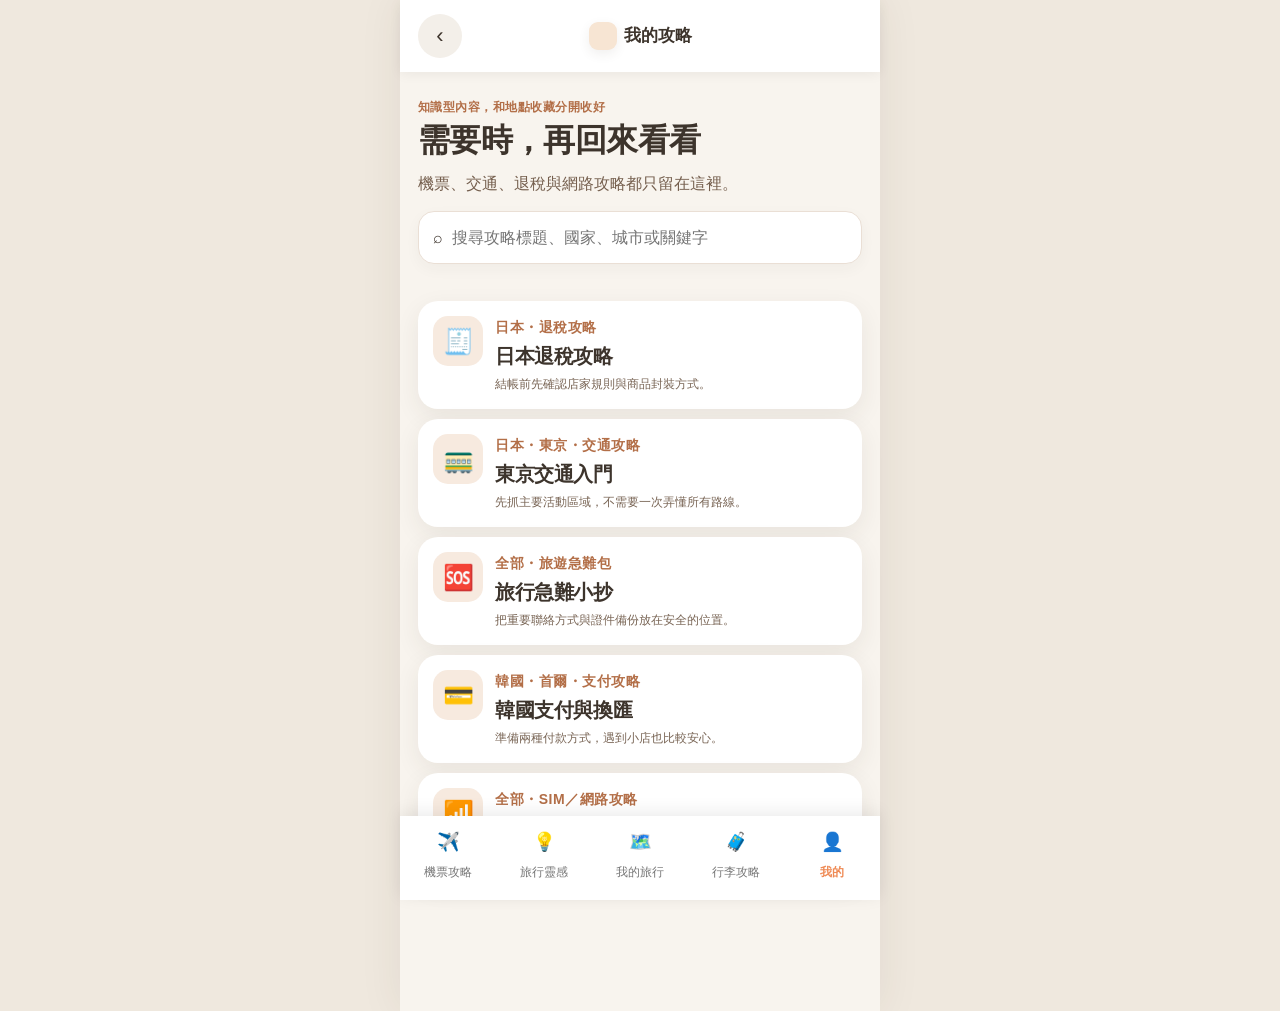
<file: guides.html>
<!DOCTYPE html><html lang="zh-Hant"><head><meta charset="UTF-8"><meta name="viewport" content="width=device-width, initial-scale=1.0, viewport-fit=cover"><meta name="theme-color" content="#F8F4EE"><title>我的攻略 - SoftPlanet</title><link rel="stylesheet" href="css/style.css"></head><body><div class="app guides-page"><header class="site-header simple-header"><a class="back-link" href="my.html">‹</a><a class="page-brand" href="index.html"><span class="mumu-asset mumu-asset-small" data-mumu aria-hidden="true"></span><strong>我的攻略</strong></a><span class="header-spacer"></span></header><main><section class="page-intro compact-intro"><p class="eyebrow">知識型內容，和地點收藏分開收好</p><h1>需要時，再回來看看</h1><p>機票、交通、退稅與網路攻略都只留在這裡。</p></section><section class="guide-list-section"><div id="guideSearch"></div><div id="guideList" class="guide-list"></div></section></main><nav class="bottom-nav"><a href="flight.html"><span>✈️</span>機票攻略</a><a href="inspiration.html"><span>💡</span>旅行靈感</a><a href="trips.html"><span>🗺️</span>我的旅行</a><a href="packing.html"><span>🧳</span>行李攻略</a><a class="active" href="my.html"><span>👤</span>我的</a></nav></div><script src="js/search-component.js"></script><script src="js/guides.js"></script><script src="js/script.js"></script></body></html>
</file>
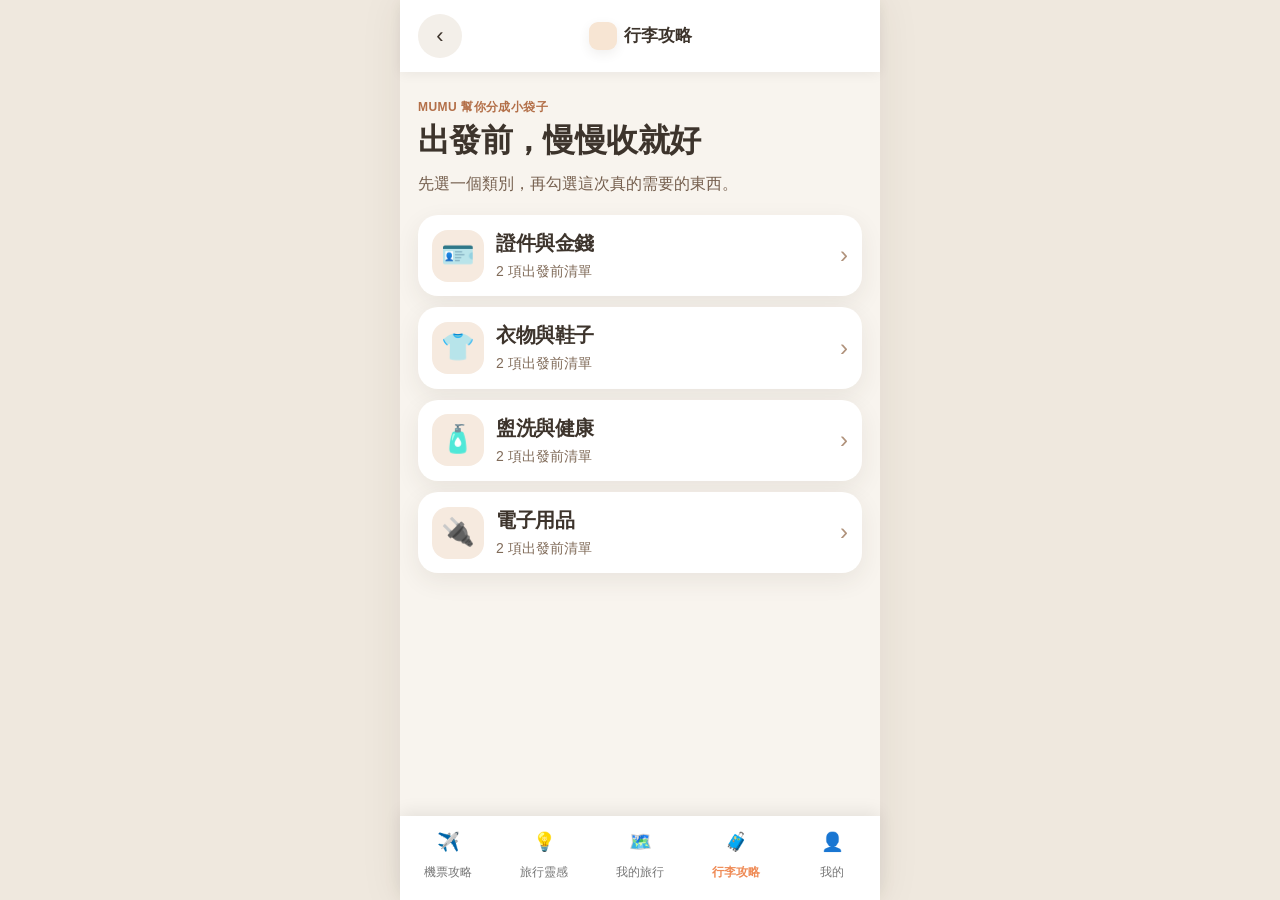
<file: packing.html>
<!DOCTYPE html><html lang="zh-Hant"><head><meta charset="UTF-8"><meta name="viewport" content="width=device-width, initial-scale=1.0, viewport-fit=cover"><meta name="theme-color" content="#F8F4EE"><title>行李攻略 - SoftPlanet</title><link rel="stylesheet" href="css/style.css"></head><body><div class="app packing-page"><header class="site-header simple-header"><a class="back-link" id="packingBack" href="index.html" aria-label="返回上一層">‹</a><a class="page-brand" href="index.html"><span>🐻</span><strong>行李攻略</strong></a><span class="header-spacer"></span></header><main><section class="page-intro"><p class="eyebrow" id="packingEyebrow">MUMU 幫你分成小袋子</p><h1 id="packingTitle">出發前，慢慢收就好</h1><p id="packingDescription">先選一個類別，再勾選這次真的需要的東西。</p></section><section class="catalog-section" id="packingContent"></section></main><nav class="bottom-nav" aria-label="主要導覽"><a href="flight.html"><span>✈️</span>機票攻略</a><a href="inspiration.html"><span>💡</span>旅行靈感</a><a href="trips.html"><span>🗺️</span>我的旅行</a><a class="active" href="packing.html" aria-current="page"><span>🧳</span>行李攻略</a><a href="my.html"><span>👤</span>我的</a></nav></div><script src="js/packing.js"></script><script src="js/script.js"></script></body></html>
</file>
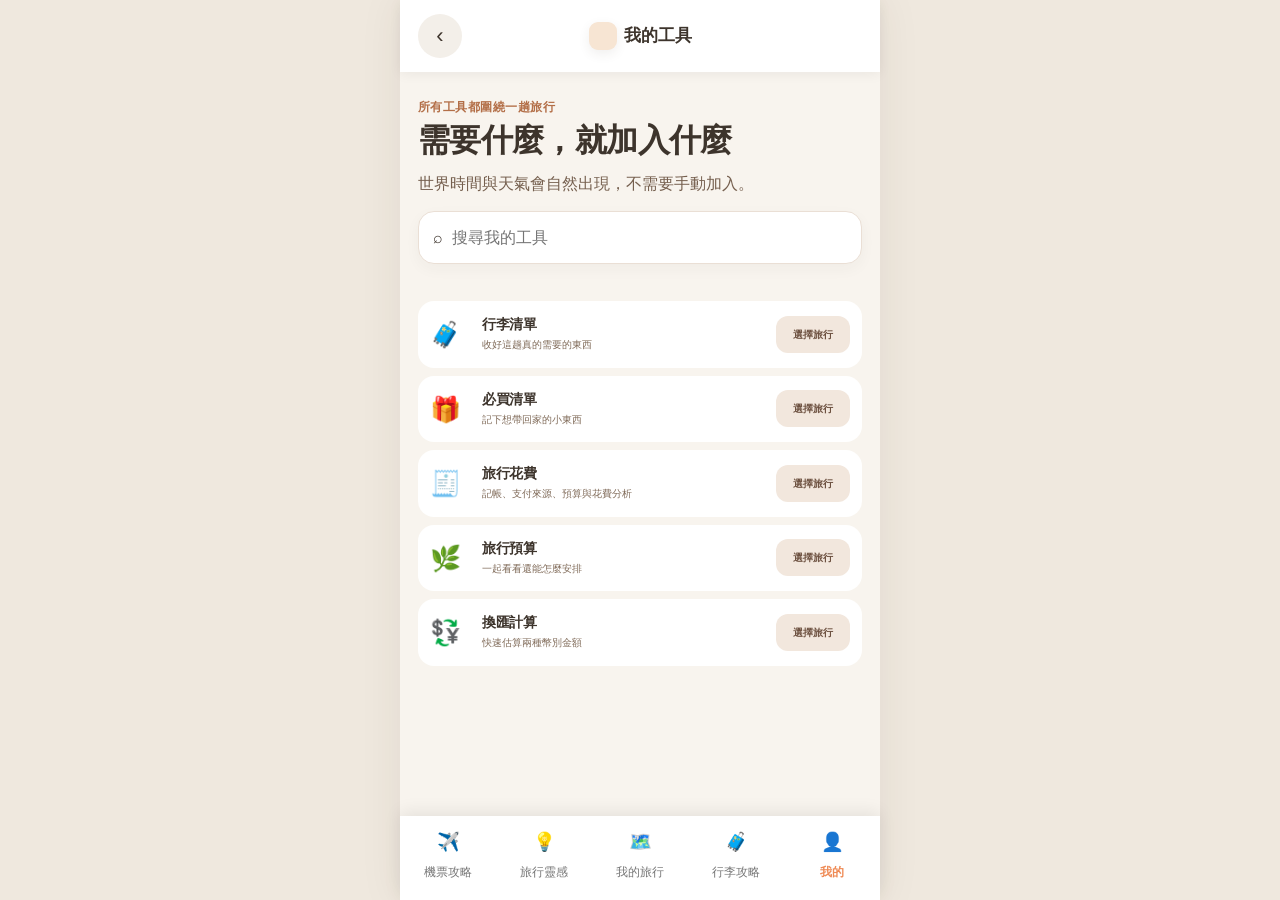
<file: tools.html>
<!DOCTYPE html><html lang="zh-Hant"><head><meta charset="UTF-8"><meta name="viewport" content="width=device-width, initial-scale=1.0, viewport-fit=cover"><meta name="theme-color" content="#F8F4EE"><title>我的工具 - SoftPlanet</title><link rel="stylesheet" href="css/style.css"></head><body><div class="app tools-page"><header class="site-header simple-header"><a class="back-link" href="my.html">‹</a><a class="page-brand" href="index.html"><span class="mumu-asset mumu-asset-small" data-mumu aria-hidden="true"></span><strong>我的工具</strong></a><span class="header-spacer"></span></header><main><section class="page-intro compact-intro"><p class="eyebrow">所有工具都圍繞一趟旅行</p><h1>需要什麼，就加入什麼</h1><p>世界時間與天氣會自然出現，不需要手動加入。</p></section><section class="catalog-section"><div id="toolSearch"></div><div class="block-picker" id="toolList"></div></section></main><nav class="bottom-nav"><a href="flight.html"><span>✈️</span>機票攻略</a><a href="inspiration.html"><span>💡</span>旅行靈感</a><a href="trips.html"><span>🗺️</span>我的旅行</a><a href="packing.html"><span>🧳</span>行李攻略</a><a class="active" href="my.html"><span>👤</span>我的</a></nav></div><script src="js/travel-services.js"></script><script src="js/search-component.js"></script><script src="js/tools.js"></script><script src="js/script.js"></script></body></html>
</file>
<file: css/style.css>
:root{
  --color-bg:#F8F4EE;
  --color-surface:#fff;
  --color-surface-soft:#fffdf9;
  --color-text:#3d342c;
  --color-muted:#715d4d;
  --color-primary:#ef8b56;
  --color-primary-dark:#b35f3e;
  --color-border:#e5d9cd;
  --radius-sm:13px;
  --radius-md:18px;
  --radius-lg:22px;
  --shadow-card:0 8px 20px rgba(61,52,44,.08);
}
*{
  margin:0;
  padding:0;
  box-sizing:border-box;
}
[hidden]{display:none!important}
html{scroll-behavior:smooth;}
body{
  font-family:"Noto Sans TC",Arial,sans-serif;
  background:#F8F4EE;
  color:#3d342c;
  -webkit-font-smoothing:antialiased;
}
button,input,select{font:inherit;}
button,a{-webkit-tap-highlight-color:transparent;}
.sr-only{
  position:absolute;
  width:1px;
  height:1px;
  padding:0;
  margin:-1px;
  overflow:hidden;
  clip:rect(0,0,0,0);
  white-space:nowrap;
  border:0;
}
.app{
  max-width:480px;
  margin:0 auto;
  background:#F8F4EE;
  min-height:100vh;
  padding-bottom:90px;
}
.site-header{
  position:sticky;
  top:0;
  z-index:100;
  background:#fff;
  display:flex;
  justify-content:space-between;
  align-items:center;
  padding:14px 18px;
  box-shadow:0 2px 12px rgba(0,0,0,.06);
}
.brand{
    display:flex;
    align-items:center;
}
.site-logo{
    height:42px;
    width:auto;
    display:block;
}

.header-actions{display:flex;gap:12px;}
.icon-btn{
  width:44px;height:44px;border:none;border-radius:50%;
  background:#f3efe9;cursor:pointer;font-size:20px;
  color:#3d342c;
}
.icon-btn:focus-visible,.heart-btn:focus-visible,.bottom-nav a:focus-visible,.site-menu a:focus-visible,.cta-card:focus-visible{
  outline:3px solid #ef8b56;
  outline-offset:3px;
}
.site-menu{
  position:fixed;
  z-index:120;
  top:76px;
  left:50%;
  width:min(calc(100% - 36px),444px);
  transform:translateX(-50%);
  padding:10px;
  border:1px solid #eadfd3;
  border-radius:18px;
  background:#fffdf9;
  box-shadow:0 14px 34px rgba(61,52,44,.16);
}
.site-menu a{
  display:block;
  padding:13px 14px;
  border-radius:12px;
  color:#3d342c;
  text-decoration:none;
  font-weight:700;
}
.site-menu a:hover{background:#f8f1e8;}
.hero{
    margin:18px;
    padding:0;
    background:none;
    min-height:auto;
    display:block;
}

.hero-image{
    width:100%;
    height:auto;
    max-height:460px;
    aspect-ratio:3 / 2;
    object-fit:cover;
    display:block;
    border-radius:28px;
}
.mumu-note{
  margin:-2px 18px 18px;
  padding:13px 15px;
  border-radius:16px;
  background:#fffdf9;
  color:#6f5b49;
  font-size:14px;
  line-height:1.6;
  box-shadow:0 5px 16px rgba(61,52,44,.05);
}
.hero h1{
    font-size:52px;
    line-height:1.15;
    white-space:nowrap;
    margin-bottom:18px;
}
.hero p{
    font-size:16px;
    line-height:1.8;
}
.hero-bear{font-size:120px;}
.cta-grid{
  display:grid;
  grid-template-columns:1fr 1fr;
  gap:14px;
  padding:0 18px 22px;
}
.cta-card{
  border-radius:22px;
  padding:18px;
  text-decoration:none;
  color:#3d342c;
  min-height:170px;
  display:flex;
  flex-direction:column;
  justify-content:space-between;
  box-shadow:0 10px 25px rgba(0,0,0,.08);
}
.cta-inspiration{background:#FFE8C8;}
.cta-planner{background:#FFE0D1;}
.cta-icon{font-size:34px;}
.cta-card h2{
    font-size:clamp(18px,5vw,24px);
    line-height:1.2;
    white-space:normal;
    word-break:keep-all;
    letter-spacing:-0.02em;
}
.cta-card p{
    font-size:15px;
    line-height:1.7;
}
.cta-card span{font-weight:700;margin-top:10px;}
.popular-trips,.feature-hero-row,.my-trip-section,.achievement-section,.member-section{
  padding:0 18px 26px;
}
.section-head{
  display:flex;
  justify-content:space-between;
  align-items:center;
  margin-bottom:14px;
}
.section-head h2{font-size:24px;}
.trip-scroll{
  display:flex;
  gap:14px;
  overflow-x:auto;
  scroll-snap-type:x proximity;
  padding:2px 2px 12px;
  scrollbar-width:thin;
  scrollbar-color:#d7bda4 transparent;
}
.trip-card{
  min-width:240px;
  background:#fff;
  border-radius:22px;
  overflow:hidden;
  box-shadow:0 8px 18px rgba(0,0,0,.08);
  scroll-snap-align:start;
}
.trip-image{
  height:130px;
  display:flex;
  align-items:center;
  justify-content:center;
  overflow:hidden;
  text-decoration:none;
}
.trip-image span{font-size:64px;filter:drop-shadow(0 8px 9px rgba(61,52,44,.15));}
.trip-tokyo{background:linear-gradient(145deg,#f9d8c9,#ffeeda 58%,#c9dfdb);}
.trip-okinawa{background:linear-gradient(145deg,#bfe3e2,#e5f3df 55%,#ffe2ad);}
.trip-seoul{background:linear-gradient(145deg,#ead7ef,#fce0d7 55%,#f8eac8);}
.trip-hongkong{background:linear-gradient(145deg,#d8d6ed,#f5cfc0 55%,#f6df9f);}
.trip-content{padding:14px;position:relative;}
.trip-tag{font-size:12px;color:#888;}
.trip-content h3{margin:8px 0;}
.heart-btn{
  position:absolute;
  right:12px;
  bottom:12px;
  border:none;
  background:none;
  font-size:20px;
  cursor:pointer;
  width:44px;
  height:44px;
  color:#9b5f49;
}
.heart-btn.active{color:#d95d55;}
.feature-card,.planner-card,.member-card,.member-menu,.badge-grid{
  background:#fff;
  border-radius:20px;
  padding:18px;
  margin-bottom:16px;
}
.day-tabs{
  display:flex;
  gap:8px;
  margin:16px 0;
  flex-wrap:wrap;
}
.day-tabs button,.add-item-btn{
  border:none;
  border-radius:12px;
  background:#f3efe9;
  padding:10px 14px;
}
.day-tabs .active{
  background:#ef8b56;
  color:#fff;
}
.trip-list{list-style:none;}
.trip-list li{
  display:flex;
  justify-content:space-between;
  padding:12px 0;
  border-bottom:1px solid #eee;
}
.badge-grid{
  display:grid;
  grid-template-columns:1fr 1fr;
  gap:12px;
}
.badge-card{
  background:#faf6f0;
  border-radius:16px;
  padding:16px;
  text-align:center;
}
.member-card{
  display:flex;
  gap:16px;
  align-items:center;
}
.avatar{
  width:72px;
  height:72px;
  border-radius:50%;
  background:#f2e6d8;
  display:flex;
  align-items:center;
  justify-content:center;
  font-size:40px;
}
.member-menu{
  display:flex;
  flex-direction:column;
}
.member-menu a{
  text-decoration:none;
  color:#444;
  padding:12px 0;
  border-bottom:1px solid #eee;
}
.bottom-nav{
  position:fixed;
  left:0;right:0;bottom:0;
  background:#fff;
  box-shadow:0 -4px 16px rgba(0,0,0,.08);
  padding-bottom:env(safe-area-inset-bottom);
}
.bottom-nav{
  display:grid;
  grid-template-columns:repeat(5,1fr);
  max-width:480px;
  margin:0 auto;
}
.bottom-nav a{
  text-decoration:none;
  color:#777;
  display:flex;
  flex-direction:column;
  align-items:center;
  padding:10px 2px;
  min-height:64px;
  font-size:12px;
}
.bottom-nav span{font-size:22px;margin-bottom:4px;}
.bottom-nav .active{color:#ef8b56;font-weight:700;}
.toast{
  position:fixed;
  z-index:200;
  left:50%;
  bottom:calc(86px + env(safe-area-inset-bottom));
  width:max-content;
  max-width:calc(100% - 36px);
  transform:translateX(-50%);
  padding:11px 16px;
  border-radius:999px;
  background:#3d342c;
  color:#fff;
  font-size:14px;
  box-shadow:0 8px 24px rgba(61,52,44,.2);
}

@media (max-width:359px){
  .site-header{padding:12px 12px;}
  .hero{margin:12px;}
  .mumu-note{margin:-1px 12px 15px;}
  .cta-grid{gap:10px;padding:0 12px 20px;}
  .cta-card{padding:14px;min-height:164px;}
  .cta-card p{font-size:13px;}
  .popular-trips{padding-left:12px;padding-right:12px;}
  .bottom-nav a{font-size:10px;}
  .bottom-nav span{font-size:20px;}
}

@media (min-width:768px){
  body{background:#efe8de;}
  .app{box-shadow:0 0 40px rgba(61,52,44,.08);}
}

/* Travel inspiration */
.simple-header{min-height:72px;}
.back-link,.link-icon{
  display:flex;
  align-items:center;
  justify-content:center;
  width:44px;
  height:44px;
  border-radius:50%;
  background:#f3efe9;
  color:#3d342c;
  text-decoration:none;
  font-size:22px;
}
.page-brand{display:flex;align-items:center;gap:8px;font-size:17px;}
.page-intro{padding:28px 18px 18px;}
.page-intro h1{margin:5px 0 10px;font-size:30px;line-height:1.25;}
.page-intro>p:last-child{color:#755f4e;line-height:1.7;}
.eyebrow{color:#b36f48;font-size:13px;font-weight:800;letter-spacing:.04em;}
.filter-scroll{
  display:flex;
  gap:8px;
  padding:2px 18px 16px;
  overflow-x:auto;
  scrollbar-width:none;
}
.filter-scroll::-webkit-scrollbar{display:none;}
.filter-chip{
  flex:0 0 auto;
  min-height:42px;
  padding:9px 16px;
  border:1px solid #e5d9cd;
  border-radius:999px;
  background:#fffdf9;
  color:#6f5b49;
  font:inherit;
  font-weight:700;
  cursor:pointer;
}
.filter-chip.active{border-color:#ef8b56;background:#ef8b56;color:#fff;}
.place-grid{display:grid;gap:16px;padding:0 18px 28px;}
.place-card{overflow:hidden;border-radius:22px;background:#fff;box-shadow:0 8px 20px rgba(61,52,44,.08);}
.place-visual{display:flex;height:170px;align-items:center;justify-content:center;text-decoration:none;}
.place-visual span{font-size:76px;filter:drop-shadow(0 9px 10px rgba(61,52,44,.14));}
.tone-peach{background:linear-gradient(145deg,#f9d7c8,#fff0db 60%,#cadfdb);}
.tone-sand{background:linear-gradient(145deg,#f3d7b4,#fff2d9 60%,#e8c4a8);}
.tone-aqua{background:linear-gradient(145deg,#bde2e3,#e6f4e4 58%,#ffe0ae);}
.tone-sage{background:linear-gradient(145deg,#cfe3ce,#edf0cf 58%,#f4dcc2);}
.tone-lavender{background:linear-gradient(145deg,#d7d5ec,#f3d5df 58%,#f7e1aa);}
.tone-mint{background:linear-gradient(145deg,#cce5d9,#f0ead0 58%,#f6d4c5);}
.place-card-body{position:relative;padding:16px 58px 18px 16px;}
.place-card-body h2{margin:6px 0 7px;font-size:20px;}
.place-card-body h2 a{color:#3d342c;text-decoration:none;}
.place-card-body>p:last-of-type{color:#756252;font-size:14px;line-height:1.6;}
.place-heart{
  position:absolute;
  top:15px;
  right:14px;
  width:44px;
  height:44px;
  border:0;
  border-radius:50%;
  background:#fff5ef;
  color:#cf6958;
  font-size:24px;
  cursor:pointer;
}
.place-heart[aria-pressed="true"]{background:#ffe0dc;color:#c94f46;}
.place-heart:focus-visible,.filter-chip:focus-visible,.back-link:focus-visible,.link-icon:focus-visible{
  outline:3px solid #ef8b56;
  outline-offset:2px;
}

@media (min-width:420px){
  .place-grid{grid-template-columns:1fr 1fr;gap:14px;}
  .place-visual{height:140px;}
  .place-card-body{padding-right:48px;}
  .place-heart{right:8px;}
}

/* Place detail */
.place-detail-page{padding-bottom:36px;}
.place-detail-page .site-header .place-heart{position:static;}
.place-detail-hero{display:flex;height:250px;align-items:center;justify-content:center;}
.place-detail-hero span{font-size:108px;filter:drop-shadow(0 12px 12px rgba(61,52,44,.15));}
.place-detail-content{padding:24px 18px 36px;}
.place-detail-content h1{margin:7px 0 10px;font-size:32px;line-height:1.25;}
.place-summary{color:#6f5b49;line-height:1.75;}
.quick-facts{display:grid;grid-template-columns:1fr 1fr;gap:12px;margin:22px 0;}
.quick-facts div{display:grid;grid-template-columns:auto 1fr;gap:2px 9px;padding:15px;border-radius:18px;background:#fff;}
.quick-facts div>span{grid-row:1/3;font-size:25px;align-self:center;}
.quick-facts small{color:#8a7460;}
.quick-facts strong{font-size:14px;}
.detail-card,.add-trip-panel{margin-top:14px;padding:18px;border-radius:20px;background:#fff;box-shadow:0 6px 18px rgba(61,52,44,.06);}
.detail-card h2,.add-trip-panel h2{margin:0 0 9px;font-size:18px;}
.detail-card p,.add-trip-panel>p{color:#715d4d;font-size:14px;line-height:1.7;}
.mumu-tip{background:#fff4e7;}
.add-trip-panel{margin-top:22px;}
.add-trip-panel label{display:block;margin:16px 0 7px;font-size:14px;font-weight:800;}
.add-trip-panel select{width:100%;min-height:48px;padding:10px 12px;border:1px solid #d9cabb;border-radius:13px;background:#fffdf9;color:#3d342c;font:inherit;}
.primary-btn{width:100%;min-height:50px;margin-top:12px;border:0;border-radius:14px;background:#ef8b56;color:#fff;font:inherit;font-weight:800;cursor:pointer;}
.primary-btn:disabled{background:#d7c8bb;color:#fff;cursor:not-allowed;}
.status-message{min-height:24px;margin-top:10px;color:#8a5a40;font-size:14px;line-height:1.5;}
.text-link{display:inline-block;margin-top:4px;color:#b35f3e;font-weight:800;text-decoration:none;}

/* Trip planner */
.compact-intro{padding-bottom:14px;}
.compact-intro h1{font-size:28px;}
.planner-form-card{margin:0 18px 28px;padding:18px;border-radius:22px;background:#fff;box-shadow:0 8px 22px rgba(61,52,44,.07);}
.planner-form-card h2{margin:0 0 14px;font-size:20px;}
.planner-form-card label{display:block;margin:11px 0 6px;font-size:13px;font-weight:800;color:#675344;}
.planner-form-card input{width:100%;min-height:48px;padding:11px 13px;border:1px solid #dccfc2;border-radius:13px;background:#fffdf9;color:#3d342c;font:inherit;}
.planner-form-card input:focus,.add-trip-panel select:focus{outline:3px solid rgba(239,139,86,.24);border-color:#ef8b56;}
.form-row{display:grid;grid-template-columns:1fr 1fr;gap:10px;}
.trip-list-section{padding:0 18px 28px;}
.count-badge{padding:5px 10px;border-radius:999px;background:#efe6dc;color:#78614e;font-size:12px;font-weight:800;}
.saved-trip-list{display:grid;gap:12px;}
.saved-trip-card{display:grid;grid-template-columns:50px minmax(0,1fr) 44px;gap:12px;align-items:center;padding:15px;border-radius:20px;background:#fff;box-shadow:0 7px 18px rgba(61,52,44,.07);}
.trip-city-icon{display:flex;width:50px;height:50px;align-items:center;justify-content:center;border-radius:16px;background:#fff0df;font-size:24px;}
.saved-trip-content{min-width:0;}
.saved-trip-content h3{margin:4px 0;font-size:18px;white-space:nowrap;overflow:hidden;text-overflow:ellipsis;}
.saved-trip-content h3 a{color:#3d342c;text-decoration:none;}
.trip-created-date{color:#8a7664;font-size:12px;}
.trip-more-btn,.remove-place-btn{width:44px;height:44px;border:0;border-radius:50%;background:#f6f0e9;color:#755f4c;font-size:22px;cursor:pointer;}
.soft-loading,.soft-empty{padding:34px 18px;border-radius:20px;background:#fff;text-align:center;color:#715d4d;}
.soft-loading span,.soft-empty>span{display:block;margin-bottom:8px;font-size:38px;}
.soft-empty h3{margin-bottom:7px;color:#3d342c;}
.soft-empty p{font-size:14px;line-height:1.6;}
.primary-link{display:inline-block;margin-top:14px;padding:11px 17px;border-radius:999px;background:#ef8b56;color:#fff;text-decoration:none;font-size:14px;font-weight:800;}
.confirm-dialog{width:min(calc(100% - 36px),400px);padding:0;border:0;border-radius:24px;background:#fffdf9;color:#3d342c;box-shadow:0 20px 55px rgba(61,52,44,.28);}
.confirm-dialog::backdrop{background:rgba(61,52,44,.38);}
.confirm-dialog form{padding:24px;text-align:center;}
.dialog-bear{font-size:44px;}
.confirm-dialog h2{margin:8px 0;font-size:22px;}
.confirm-dialog p{color:#715d4d;font-size:14px;line-height:1.6;}
.dialog-actions{display:grid;grid-template-columns:1fr 1fr;gap:10px;margin-top:20px;}
.secondary-btn,.danger-btn{min-height:46px;border:0;border-radius:13px;font:inherit;font-weight:800;cursor:pointer;}
.secondary-btn{background:#eee5dc;color:#675344;}
.danger-btn{background:#c75b52;color:#fff;}

/* Trip detail */
.trip-cover{padding:28px 20px 24px;text-align:center;background:linear-gradient(160deg,#ffe5cc,#fff4e6 55%,#efdcd1);}
.trip-cover-icon{display:flex;width:76px;height:76px;margin:0 auto 14px;align-items:center;justify-content:center;border-radius:24px;background:rgba(255,255,255,.72);font-size:38px;box-shadow:0 8px 20px rgba(61,52,44,.07);}
.trip-cover h1{margin:6px 0 8px;font-size:30px;line-height:1.25;}
.trip-destination{margin-bottom:6px;color:#6c5848;font-weight:800;}
.trip-collection{padding:24px 18px 18px;}
.trip-collection .section-head h2{font-size:21px;}
.trip-collection .section-head a{color:#b15f3f;font-size:13px;font-weight:800;text-decoration:none;}
.trip-place-list{display:grid;gap:11px;}
.trip-place-item{display:grid;grid-template-columns:62px minmax(0,1fr) 44px;gap:12px;align-items:center;padding:12px;border-radius:18px;background:#fff;box-shadow:0 6px 16px rgba(61,52,44,.06);}
.mini-place-visual{display:flex;width:62px;height:62px;align-items:center;justify-content:center;border-radius:16px;text-decoration:none;font-size:30px;}
.trip-place-item h3{margin-top:4px;font-size:17px;}
.trip-place-item h3 a{color:#3d342c;text-decoration:none;}
.compact-empty{padding:26px 16px;}
.future-sections{display:grid;gap:10px;padding:0 18px 28px;}
.future-sections article{display:grid;grid-template-columns:38px minmax(0,1fr) auto;gap:10px;align-items:center;padding:15px;border:1px dashed #dacbbc;border-radius:18px;background:rgba(255,255,255,.52);}
.future-sections article>span:first-child{font-size:26px;}
.future-sections h2{font-size:16px;}
.future-sections p{margin-top:3px;color:#806b59;font-size:12px;}
.coming-badge{padding:4px 7px;border-radius:999px;background:#eee4da;color:#806a56;font-size:10px;font-weight:800;}

@media (max-width:359px){
  .planner-form-card,.trip-list-section,.trip-collection,.future-sections{margin-left:0;margin-right:0;padding-left:12px;padding-right:12px;}
  .planner-form-card{margin-left:12px;margin-right:12px;}
  .form-row{grid-template-columns:1fr;gap:0;}
  .saved-trip-card{grid-template-columns:46px minmax(0,1fr) 42px;gap:9px;padding:12px;}
}

/* My and favorites */
.header-spacer{width:44px;height:44px;}
.account-card{display:grid;grid-template-columns:70px minmax(0,1fr);gap:14px;margin:24px 18px 20px;padding:20px;border-radius:24px;background:linear-gradient(145deg,#fff,#fff1df);box-shadow:var(--shadow-card);}
.mumu-avatar{display:flex;width:70px;height:70px;align-items:center;justify-content:center;border-radius:22px;background:#f5dfca;font-size:38px;}
.account-card h1{margin:5px 0 6px;font-size:21px;line-height:1.35;}
.account-card>div:nth-child(2)>p:last-child{color:var(--color-muted);font-size:13px;line-height:1.55;}
.account-action,.account-card>.status-message{grid-column:1/-1;}
.account-action{margin-top:2px;}
.secondary-account-action{background:#eee4da;color:#675344;}
.my-accordion{display:grid;gap:10px;padding:0 18px 28px;}
.disabled-menu-item{display:grid;grid-template-columns:52px minmax(0,1fr) auto;gap:13px;align-items:center;min-height:76px;padding:12px 14px;border-radius:20px;background:#fff;color:var(--color-text);text-decoration:none;box-shadow:0 5px 16px rgba(61,52,44,.055);opacity:.78;}
.menu-icon{display:flex;width:52px;height:52px;align-items:center;justify-content:center;border-radius:16px;color:#8d5546;font-size:24px;}
.my-accordion-item{border-radius:20px;background:#fff;box-shadow:0 5px 16px rgba(61,52,44,.055);overflow:hidden;}
.my-accordion-header{display:grid;grid-template-columns:52px minmax(0,1fr) auto;gap:13px;align-items:center;width:100%;min-height:76px;padding:12px 14px;border:0;background:none;color:var(--color-text);text-align:left;font:inherit;cursor:pointer;}
.my-accordion-header strong{display:block;margin-bottom:4px;font-size:16px;}
.my-accordion-header small{display:block;color:#836f5e;font-size:12px;line-height:1.4;}
.my-accordion-header .trip-accordion-caret{color:#a8907b;font-size:26px;}
.my-accordion-header.open .trip-accordion-caret{transform:rotate(90deg);}
.my-accordion-panel{padding:0 18px 20px 85px;}
.my-accordion-panel p{margin:0 0 10px;color:#715d4d;font-size:13px;line-height:1.6;}
.my-accordion-panel .profile-settings{margin:0;}
@media(max-width:359px){.my-accordion-panel{padding-left:18px;}}
.favorite-list-section{padding:0 18px 28px;}
.favorite-grid{padding:0;}
.favorite-grid>.soft-loading,.favorite-grid>.soft-empty{grid-column:1/-1;}

@media (prefers-reduced-motion:reduce){
  html{scroll-behavior:auto;}
  *,*::before,*::after{scroll-behavior:auto!important;transition-duration:.01ms!important;animation-duration:.01ms!important;animation-iteration-count:1!important;}
}

/* MVP release remediation */
.page-brand{display:flex;align-items:center;gap:7px;color:#3d342c;text-decoration:none}
.catalog-section{padding:0 18px 30px}
.search-field{display:flex;align-items:center;gap:9px;margin:0 0 16px;padding:12px 14px;border:1px solid #eadfd5;border-radius:16px;background:#fff;box-shadow:0 5px 15px rgba(61,52,44,.04)}
.search-field input{width:100%;border:0;outline:0;background:transparent;color:#3d342c;font:inherit}
.country-grid,.category-grid{display:grid;gap:11px}
.catalog-card{display:grid;grid-template-columns:52px minmax(0,1fr) auto;gap:12px;align-items:center;padding:14px;border-radius:20px;background:#fff;color:#3d342c;text-decoration:none;box-shadow:0 6px 18px rgba(61,52,44,.06)}
.catalog-card h2{font-size:17px}.catalog-card p{margin-top:3px;color:#806b59;font-size:12px;line-height:1.45}.catalog-card>span:last-child{color:#b0927b;font-size:24px}.catalog-icon{display:flex;width:52px;height:52px;align-items:center;justify-content:center;border-radius:16px;background:#f6eadf;font-size:27px}
.city-grid{display:grid;grid-template-columns:repeat(2,minmax(0,1fr));gap:12px}
.city-card{min-height:158px;padding:18px;border-radius:24px;color:#4a3b31;text-decoration:none;box-shadow:0 7px 20px rgba(61,52,44,.06)}
.city-card>span{display:block;font-size:32px}.city-card h2{margin-top:16px;font-size:21px}.city-card p{min-height:34px;margin:4px 0 10px;color:#6f5c4e;font-size:12px;line-height:1.4}.city-card strong{font-size:12px}
.city-welcome,.story-card{display:flex;gap:13px;margin-bottom:15px;padding:17px;border-radius:20px;background:#fff4e5;color:#604c3d}.city-welcome>span,.story-card>span{font-size:30px}.city-welcome strong{display:block;margin-bottom:4px}.city-welcome p{font-size:13px;line-height:1.55}
.story-card{display:block;padding:24px}.story-card>span{display:block}.story-card h2{margin:13px 0 8px;font-size:23px}.story-card p{margin-bottom:18px;line-height:1.75}
.area-chips{display:flex;gap:8px;overflow:auto;margin:0 0 15px}.area-chips span{flex:none;padding:8px 12px;border-radius:999px;background:#e9ddcf;color:#654f40;font-size:13px;font-weight:800}
.demo-badge{position:absolute;top:10px;left:10px;padding:4px 7px;border-radius:999px;background:rgba(255,255,255,.9);color:#7a604d;font-size:10px;font-weight:900}
.place-visual{position:relative}.place-card-body .card-detail-link{display:inline-flex;margin-top:10px}
.checklist-card{padding:17px;border-radius:22px;background:#fff;box-shadow:0 6px 18px rgba(61,52,44,.06)}
.check-row{display:grid;grid-template-columns:26px minmax(0,1fr) 36px;gap:8px;align-items:center;min-height:52px;border-bottom:1px solid #f0e7df}.check-row input{width:20px;height:20px;accent-color:#a9755d}.check-row button{border:0;background:transparent;color:#a38e7e;font-size:22px}.check-row.done span{text-decoration:line-through;opacity:.48}
.check-row a{justify-self:end;color:#8d5c47;font-size:11px;font-weight:800;text-decoration:none;white-space:nowrap}
.packing-checklist-section{margin-top:var(--space-4)}
.packing-checklist-section .section-head{margin-bottom:var(--space-3)}
.inline-form{display:grid;grid-template-columns:minmax(0,1fr) auto;gap:8px;margin-top:15px}.inline-form input{min-width:0;padding:12px;border:1px solid #ddd0c3;border-radius:13px;font:inherit}.inline-form .secondary-btn{width:auto;margin:0;padding-inline:16px}
.detail-actions,.external-grid{display:flex;flex-wrap:wrap;gap:8px;margin-top:13px}
.secondary-link,.external-grid a{display:inline-flex;align-items:center;justify-content:center;padding:10px 12px;border-radius:12px;background:#f2e7dd;color:#6d5140;font-size:13px;font-weight:800;text-decoration:none}
.detail-list{display:grid;gap:11px}.detail-list div{display:grid;grid-template-columns:72px minmax(0,1fr);gap:9px}.detail-list dt{color:#8d6d59;font-weight:800}.detail-list dd{margin:0;line-height:1.55}.demo-note{margin-top:13px;padding:10px;border-radius:12px;background:#fff4df;color:#7a604d;font-size:12px}
.inline-trip-form{display:grid;gap:9px}.inline-trip-form label{font-weight:800}.inline-trip-form input{width:100%;padding:13px;border:1px solid #d9cabd;border-radius:13px;font:inherit}
.login-sheet{width:min(calc(100% - 24px),420px);margin:auto auto 0;padding:0;border:0;border-radius:26px 26px 0 0;background:#fffaf5;color:#3d342c}.login-sheet::backdrop{background:rgba(54,43,35,.36)}.login-sheet form{position:relative;padding:28px 22px max(24px,env(safe-area-inset-bottom));text-align:center}.login-sheet h2{margin:7px 0}.login-sheet p{margin-bottom:16px;color:#725f50;line-height:1.55}.login-sheet .secondary-btn{width:100%;margin-top:9px}.sheet-close{position:absolute;top:12px;right:14px;width:40px;height:40px;border:0;background:transparent;color:#826e5e;font-size:28px}
.text-header-action{color:#8d5c47;font-size:13px;font-weight:900;text-decoration:none}
.auth-notice{display:grid;grid-template-columns:46px minmax(0,1fr);gap:10px;margin:0 18px 16px;padding:16px;border-radius:20px;background:#fff1df;box-shadow:0 5px 16px rgba(61,52,44,.05)}.auth-notice>span{font-size:30px}.auth-notice p{margin-top:3px;color:#715e4f;font-size:12px;line-height:1.5}.auth-notice .primary-btn{grid-column:1/-1;margin-top:3px}
.guest-notice{margin:0 18px 14px;padding:10px 13px;border-radius:13px;background:#eee4da;color:#6c5848;font-size:12px;line-height:1.5}.guest-notice a{color:#9a5e45;font-weight:900}.guest-notice-row{display:flex;align-items:center;justify-content:space-between;gap:10px}.guest-notice button{flex-shrink:0;border:0;background:transparent;padding:0;color:#9a5e45;font-size:12px;font-weight:900;font-family:inherit;cursor:pointer}.guest-notice-status{margin:6px 0 0;color:#a2604a;font-size:11px}.guest-notice-status:empty{display:none}
.guide-stack{display:grid;gap:11px;padding:0 18px 28px}.guide-stack article{display:grid;grid-template-columns:48px minmax(0,1fr);gap:12px;padding:16px;border-radius:20px;background:#fff;box-shadow:0 6px 18px rgba(61,52,44,.055)}.guide-stack article>span{display:flex;width:48px;height:48px;align-items:center;justify-content:center;border-radius:15px;background:#f5e8dc;font-size:25px}.guide-stack h2{font-size:17px}.guide-stack p{margin-top:4px;color:#735f50;font-size:13px;line-height:1.55}
.fg-back{display:inline-flex;align-items:center;margin:14px 18px 0;padding:8px 4px;font-size:13px;font-weight:800}
.flight-guide-grid{display:grid;gap:11px;padding:6px 18px 28px}
.flight-guide-card{display:grid;grid-template-columns:44px minmax(0,1fr) auto;align-items:center;gap:12px;width:100%;padding:14px 16px;border:0;border-radius:20px;background:#fff;box-shadow:0 6px 18px rgba(61,52,44,.055);color:var(--color-text);font:inherit;text-align:left;cursor:pointer}
.flight-guide-icon{display:flex;width:44px;height:44px;align-items:center;justify-content:center;border-radius:14px;background:#f5e8dc;font-size:22px}
.flight-guide-card-body h3{margin:0;font-size:15px;font-weight:800}
.fg-card-subtitle{margin:2px 0 0;color:#9a755e;font-size:11px;font-weight:700}
.fg-card-desc{margin:4px 0 0;color:#806b59;font-size:12px;line-height:1.5}
.flight-guide-card-action{justify-self:end;align-self:center;color:#b0927b;font-size:12px;font-weight:800;white-space:nowrap;text-decoration:none}
.flight-guide-card-action.fg-disabled{color:#c8bcae}
a.flight-guide-card-action{color:#b36f48;padding:8px 12px;border-radius:11px;background:#f5e8dc}
.flight-guide-hero{padding:26px 18px 10px;text-align:center}
.flight-guide-hero-icon{display:inline-flex;width:64px;height:64px;align-items:center;justify-content:center;margin-bottom:10px;border-radius:20px;background:#f5e8dc;font-size:32px}
.flight-guide-hero h1{margin:0;font-size:24px;line-height:1.3}
.flight-guide-hero .fg-subtitle{margin:6px 0 0;color:#9a755e;font-size:13px;font-weight:700}
.flight-guide-hero .fg-meta{margin:8px 0 0;color:#a38e7e;font-size:11px}
.flight-guide-article{padding:8px 18px 32px;color:#5b4a3d;font-size:14px;line-height:1.8}
.flight-guide-article>p:first-child{margin-top:0}
.flight-guide-article .field-note{margin-top:14px;padding:10px;border-radius:11px;background:#fff1df;color:#805f4c;font-size:12px}
.flight-guide-next{display:block;width:100%;margin-top:16px;padding:14px;border:0;border-radius:16px;background:#dcc39a;color:#5b4530;font-size:13px;font-weight:800;text-align:center;cursor:pointer}
.fg-home-lede{margin:0 0 4px;color:#755f4e;font-size:var(--type-body-s,15px);line-height:1.7}
.fg-home-lede:last-of-type{margin-bottom:0}
.fg-step-intro{margin:0 18px 14px;color:#9a755e;font-size:12px;font-weight:700}
.fg-step-timeline{padding:0 18px 6px}
.fg-step-row{display:grid;grid-template-columns:32px minmax(0,1fr);gap:14px;width:100%;padding:0;border:0;background:transparent;font:inherit;color:inherit;text-align:left;cursor:pointer}
.fg-step-line{display:flex;flex-direction:column;align-items:center}
.fg-step-dot{display:flex;flex-shrink:0;width:32px;height:32px;align-items:center;justify-content:center;border-radius:50%;background:#ef8b56;color:#fff;font-weight:900;font-size:14px}
.fg-step-connector{flex:1;width:2px;min-height:30px;margin:4px 0;background:#e7d8c9}
.fg-step-content{padding-bottom:24px}
.fg-step-label{display:block;margin-bottom:2px;color:#b36f48;font-size:11px;font-weight:900;letter-spacing:.04em}
.fg-step-content h3{margin:0 0 3px;font-size:18px}
.fg-step-subtitle{margin:0;color:#806b59;font-size:12px}
.flight-guide-extra{padding:6px 18px 28px}
.fg-extra-label{margin-bottom:8px}
.fg-step-list{margin:0;padding-left:20px;display:grid;gap:10px}
.fg-step-list li{padding-left:2px}
.fg-step-row-wrap{margin-bottom:2px}
.fg-step-cta{display:inline-block;margin-top:6px;color:#b36f48;font-size:11px;font-weight:800}
.fg-step-external-wrap{margin:-16px 0 22px 46px}
.fg-step-external{display:inline-flex;align-items:center;gap:4px;padding:7px 12px;border-radius:11px;background:#f5e8dc;color:#b36f48;font-size:11px;font-weight:800;text-decoration:none}
.fg-step-external-pending{margin:0;color:#b0a293;font-size:11px}
.flight-guide-hero .fg-hero-external{display:inline-flex;align-items:center;gap:4px;margin-top:10px;padding:8px 14px;border-radius:11px;background:#f5e8dc;color:#b36f48;font-size:12px;font-weight:800;text-decoration:none}
.flight-guide-hero .fg-step-external-pending{margin-top:10px}
.fg-confirm-modal{position:relative;width:min(calc(100% - 32px),480px);max-height:85vh;margin:auto;padding:0;border:0;border-radius:24px;background:#fffaf5;color:#3d342c}
.fg-confirm-modal::backdrop{background:rgba(54,43,35,.4)}
.fg-confirm-close{position:absolute;top:14px;right:14px;z-index:1;display:flex;width:34px;height:34px;align-items:center;justify-content:center;border:0;border-radius:50%;background:#f3ece5;color:#7a6555;font-size:20px}
.fg-confirm-inner{max-height:85vh;overflow:auto;padding:54px 20px max(20px,env(safe-area-inset-bottom))}
.fg-confirm-inner h2{margin:0 0 10px;font-size:19px}
.fg-confirm-intro{margin:0 0 18px;color:#6f5746;font-size:13px;line-height:1.7}
.fg-checklist{display:grid;gap:9px;margin:0 0 18px;padding:0;list-style:none}
.fg-checklist label{display:flex;align-items:flex-start;gap:10px;padding:12px;border-radius:14px;background:#fff;font-size:13px;line-height:1.5;color:#4a3c30;cursor:pointer}
.fg-checklist input[type=checkbox]{flex-shrink:0;width:20px;height:20px;margin-top:1px;accent-color:#ef8b56}
.fg-offer-accordion{margin-bottom:18px;border-radius:16px;background:#fff4e7;overflow:hidden}
.fg-offer-toggle{display:flex;width:100%;align-items:center;justify-content:space-between;padding:14px;border:0;background:transparent;color:#8a5c3f;font-size:13px;font-weight:800;text-align:left;cursor:pointer}
.fg-offer-toggle::after{content:"›";transform:rotate(90deg);transition:transform .2s}
.fg-offer-toggle[aria-expanded="true"]::after{transform:rotate(-90deg)}
.fg-offer-panel{padding:0 14px 14px}
.fg-offer-note{margin:0 0 12px;color:#8a7364;font-size:11px;line-height:1.6}
.fg-offer-row{padding:10px 0;border-top:1px solid #f0dfcb}
.fg-offer-row:first-of-type{border-top:0}
.fg-offer-row h4{margin:0 0 3px;font-size:13px}
.fg-offer-row p{margin:0 0 6px;color:#7c6656;font-size:11px;line-height:1.5}
.fg-offer-btn{display:inline-block;color:#b36f48;font-size:11px;font-weight:800;text-decoration:none}
.fg-confirm-done{padding-top:8px;border-top:1px solid #f0dfcb;text-align:center}
.fg-confirm-cheer{margin:0 0 14px;color:#5b4a3d;font-size:13px;line-height:1.6}
.fg-confirm-btn{width:100%}
.fg-confirm-footnote{margin:10px 0 0;color:#a3907e;font-size:11px;line-height:1.6}
.packing-row{display:flex;align-items:center;justify-content:space-between;gap:12px;min-height:64px;border-bottom:1px solid #f0e7df}.packing-row label{display:flex;align-items:center;gap:10px;font-weight:800}.packing-row input,.large-check input{width:21px;height:21px;accent-color:#a9755d}.packing-row a{flex:none;color:#8d5c47;font-size:12px;font-weight:800;text-decoration:none}.packing-row.done label span{text-decoration:line-through;opacity:.46}.packing-detail{margin-bottom:18px}.large-check{display:flex;align-items:center;gap:10px;margin:15px 0;padding:14px;border-radius:15px;background:#fff;font-weight:900}.subsection-title{margin:20px 0 8px;font-size:20px}.product-grid{display:grid;gap:10px;margin-top:12px}.product-card{display:grid;grid-template-columns:64px minmax(0,1fr);gap:13px;align-items:center;padding:14px;border-radius:20px;background:#fff;color:#3d342c;text-decoration:none;box-shadow:0 6px 18px rgba(61,52,44,.055)}.product-card>span{display:flex;width:64px;height:64px;align-items:center;justify-content:center;border-radius:17px;background:#f7eadd;font-size:30px}.product-card small{color:#977864}.product-card h3{margin:3px 0 7px}.product-card strong{color:#8d5c47;font-size:12px}
.custom-result{margin-top:14px}.custom-place-form{display:grid;gap:12px;margin-top:17px;text-align:left}.custom-place-form label{display:grid;gap:6px;color:#5f4b3c;font-size:13px;font-weight:800}.custom-place-form input,.custom-place-form select,.custom-place-form textarea{width:100%;padding:12px;border:1px solid #d9cabd;border-radius:13px;background:#fff;color:#3d342c;font:inherit}.custom-place-form textarea{min-height:92px;resize:vertical}.custom-place-form small{text-align:right;color:#907867}
.custom-place-form .field-note{padding:10px;border-radius:11px;background:#fff1df;color:#805f4c;font-size:11px}.char-count{display:block}.char-count.near-limit{color:#c66f47;font-weight:900}.field-error{color:#b54e42;font-size:11px}.custom-place-card{border:1px dashed #c8a991;background:#fffaf6}
.city-context{display:grid;grid-template-columns:1fr 1fr;gap:9px;margin-bottom:14px}.city-context article{padding:13px;border-radius:16px;background:#fff}.city-context span{font-size:22px}.city-context strong{display:block;margin:5px 0;font-size:13px}.city-context p{color:#816c5c;font-size:10px;line-height:1.4}
.user-note-card{border:1px dashed #c7a98f;background:#fffaf5}.upgrade-card{display:grid;grid-template-columns:42px minmax(0,1fr);gap:12px;margin-top:14px;padding:18px;border-radius:20px;background:#fff0dc;box-shadow:0 6px 18px rgba(61,52,44,.06)}.upgrade-card>span{font-size:30px}.upgrade-card h2{font-size:17px}.upgrade-card p{margin-top:5px;color:#745d4d;font-size:12px;line-height:1.55}.upgrade-actions{display:grid;grid-template-columns:1fr 1fr;gap:8px}.upgrade-actions .primary-btn,.upgrade-actions .secondary-btn{min-height:44px;margin-top:12px;font-size:11px;white-space:nowrap}
.sp-search{margin-bottom:14px}.sp-search .search-field{margin-bottom:0}.search-clear{width:34px;height:34px;border:0;border-radius:50%;background:#f3ece5;color:#7a6555;font-size:20px}.search-feedback{min-height:18px;margin:5px 5px 0;color:#9a755e;font-size:11px}
.context-cards{display:grid;grid-template-columns:1fr 1fr;gap:9px;margin-top:18px;text-align:left}.context-cards article{display:grid;grid-template-columns:30px minmax(0,1fr);gap:8px;padding:12px;border-radius:16px;background:rgba(255,255,255,.72)}.context-cards article>span{font-size:22px}.context-cards small,.context-cards p{display:block;color:#806c5b;font-size:10px}.context-cards strong{display:block;margin:2px 0;font-size:13px}
.trip-block-section{padding:22px 18px}.trip-block-section .section-head{align-items:flex-end}.trip-block-section h2{margin-top:3px;font-size:22px}.add-block-btn{min-height:42px;padding:8px 11px;border:0;border-radius:13px;background:#ef8b56;color:#fff;font-size:12px;font-weight:900;white-space:nowrap}.trip-block-grid{display:grid;gap:10px}.trip-block-card{position:relative;display:grid;grid-template-columns:minmax(0,1fr) 42px;align-items:center;border-radius:20px;background:#fff;box-shadow:0 6px 18px rgba(61,52,44,.06)}.trip-block-card>a{display:grid;grid-template-columns:52px minmax(0,1fr);gap:12px;align-items:center;padding:14px;color:#3d342c;text-decoration:none}.trip-block-card>a>span{display:flex;width:52px;height:52px;align-items:center;justify-content:center;border-radius:15px;background:#f6eadf;font-size:26px}.trip-block-card h3{font-size:16px}.trip-block-card p{margin:3px 0;color:#806b59;font-size:11px}.trip-block-card strong{color:#9a6048;font-size:11px}.trip-block-card>button{height:44px;border:0;background:transparent;color:#947d6c}.inline-badge{padding:2px 5px;border-radius:999px;background:#f4e1d2;color:#8d5c47;font-size:9px}.custom-trip-item{border:1px dashed #cbab94;background:#fffaf5}
.block-sheet{width:min(calc(100% - 24px),440px);max-height:85vh;margin:auto auto 0;padding:0;border:0;border-radius:26px 26px 0 0;background:#fffaf5;color:#3d342c}.block-sheet::backdrop{background:rgba(54,43,35,.36)}.block-sheet>form{position:relative;padding:26px 18px max(22px,env(safe-area-inset-bottom));overflow:auto}.block-sheet>form>p:not(.eyebrow){margin:5px 0 15px;color:#776252;font-size:13px}.block-picker{display:grid;gap:8px}.block-picker article{display:grid;grid-template-columns:42px minmax(0,1fr) auto;gap:10px;align-items:center;padding:12px;border-radius:16px;background:#fff}.block-picker article>span{font-size:25px}.block-picker h3{font-size:14px}.block-picker p{margin-top:2px;color:#806b59;font-size:10px}.block-picker button{min-width:64px;min-height:36px;border:0;border-radius:11px;background:#f08a55;color:#fff;font-size:11px;font-weight:900}.block-picker button:disabled{background:#e4d9cf;color:#8f7e70}.stacked-actions{grid-template-columns:1fr}.stacked-actions .text-button{border:0;background:transparent;color:#836f5e}
.block-workspace{padding:0 18px 30px}.workspace-card,.budget-hero{margin-bottom:14px;padding:18px;border-radius:21px;background:#fff;box-shadow:0 6px 18px rgba(61,52,44,.06)}.workspace-card h2{margin-bottom:12px;font-size:19px}.workspace-form{display:grid;gap:10px}.workspace-form label{display:grid;gap:6px;color:#675344;font-size:12px;font-weight:800}.workspace-form input,.workspace-form select{width:100%;min-width:0;padding:12px;border:1px solid #ddcfc3;border-radius:12px;background:#fffdf9;color:#3d342c;font:inherit}.workspace-form .form-row{gap:9px}.conversion-preview,.service-note{padding:11px;border-radius:12px;background:#fff3e4;color:#765b48;font-size:12px;line-height:1.5}.metric-grid{display:grid;grid-template-columns:1fr 1fr;gap:9px;margin-bottom:14px}.metric-grid article{padding:14px;border-radius:16px;background:#fff;box-shadow:0 5px 14px rgba(61,52,44,.05)}.metric-grid small{display:block;color:#846f5f;font-size:10px}.metric-grid strong{display:block;margin:4px 0;font-size:17px}.metric-grid p{color:#8c7767;font-size:10px}.expense-row{display:flex;justify-content:space-between;gap:12px;padding:12px 0;border-bottom:1px solid #eee4dc}.expense-row p,.expense-row small{display:block;margin-top:3px;color:#8a7464;font-size:10px}.expense-row>div:last-child{text-align:right}.budget-hero{background:#fff4e5}.budget-hero>p{margin-bottom:12px;color:#6f5746;font-size:13px;line-height:1.55}.budget-progress{height:10px;margin-bottom:15px;overflow:hidden;border-radius:999px;background:#ebdfd2}.budget-progress span{display:block;height:100%;border-radius:inherit;background:#75a779}.budget-hero.near .budget-progress span{background:#d0a453}.budget-hero.high .budget-progress span,.budget-hero.over .budget-progress span{background:#d97b5f}.currency-result{padding:22px;border-radius:18px;background:#fff1df;text-align:center}.currency-result small,.currency-result p{display:block;color:#856e5e}.currency-result strong{display:block;margin:7px 0;font-size:28px;color:#674a39}
.favorite-filters{padding:0 0 14px}.guide-list-section{padding:0 18px 30px}.guide-list{display:grid;gap:10px}.guide-card{display:grid;grid-template-columns:50px minmax(0,1fr);gap:12px;padding:15px;border-radius:19px;background:#fff;box-shadow:0 6px 18px rgba(61,52,44,.055)}.guide-card>span{display:flex;width:50px;height:50px;align-items:center;justify-content:center;border-radius:15px;background:#f7eadf;font-size:25px}.guide-card h2{margin:4px 0 5px;font-size:17px}.guide-card div>p:last-child{color:#786454;font-size:12px;line-height:1.55}.tools-page .block-picker a{min-width:74px;font-size:10px;text-align:center}.tools-page .block-picker article{grid-template-columns:42px minmax(0,1fr) auto}
@media(max-width:359px){.context-cards{grid-template-columns:1fr}.trip-block-section .section-head{align-items:flex-start;gap:9px}.metric-grid{grid-template-columns:1fr 1fr}}
.home-page .hero{margin-top:0}
.home-page .mumu-note{margin-top:12px}
.card-detail-link{color:#6f513f;font-weight:800;font-size:.9rem;text-decoration:none}
.trip-content .card-detail-link{display:inline-flex;margin-top:8px}
.bottom-nav{padding-bottom:max(8px,env(safe-area-inset-bottom))}
.bottom-nav a{min-width:0;white-space:nowrap}
.bottom-nav a>span{font-size:1.15rem}
@media(max-width:374px){
  .app{padding-inline:14px}
  .site-header{padding-inline:0}
  .bottom-nav{padding-inline:4px}
  .bottom-nav a{font-size:.68rem;gap:2px}
  .home-page .hero-image{border-radius:22px}
  .cta-grid{gap:10px}
  .cta-card{padding:15px 12px}
  .cta-card h2{font-size:1rem}
}
@media(min-width:768px){.home-page .hero-image{max-height:390px;aspect-ratio:16 / 7}}

/* Member naming, MUMU asset, travel money and wallet follow-up */
:root{--mumu-asset-url:url("https://pub-b81dcc9d028843a88c719d03c1eb29a1.r2.dev/assets/hero/hero-home.webp")}
.mumu-asset,.soft-loading>span:first-child,.soft-empty>span:first-child,.dialog-bear,.city-welcome>span:first-child,.auth-notice>span:first-child,.guide-page .page-brand>span:first-child,.packing-page .page-brand>span:first-child,.guide-page .mumu-tip>span:first-child{display:inline-block;width:44px;height:44px;flex:none;border-radius:14px;background-color:#f7e5d3;background-image:var(--mumu-asset-url);background-repeat:no-repeat;background-position:82% 50%;background-size:auto 110%;font-size:0!important;vertical-align:middle;box-shadow:0 4px 12px rgba(61,52,44,.08)}
.guide-page .page-brand>span:first-child,.packing-page .page-brand>span:first-child{width:28px;height:28px;border-radius:9px}
.mumu-asset-small{width:28px;height:28px;border-radius:9px}
.mumu-asset-inline{width:30px;height:30px;margin-right:8px;border-radius:9px}
.mumu-note{display:flex;align-items:center;gap:10px}
.mumu-note .mumu-asset{width:34px;height:34px;margin:0}
.mumu-tip h2{display:flex;align-items:center}
.mumu-avatar{background-color:#f5dfca;background-image:var(--mumu-asset-url);background-repeat:no-repeat;background-position:82% 50%;background-size:auto 110%;font-size:0}
.dialog-bear{margin-inline:auto}
.upgrade-card>.mumu-asset{width:42px;height:42px}
.city-welcome>span:first-child{width:40px;height:40px}
.profile-settings{margin:0 18px 20px}
.profile-settings>p:not(.eyebrow){margin:-4px 0 14px;color:#715d4d;font-size:13px;line-height:1.6}
.profile-settings .char-count{text-align:right;color:#8c7564}
.workspace-form textarea{width:100%;min-width:0;min-height:82px;padding:12px;border:1px solid #ddcfc3;border-radius:12px;background:#fffdf9;color:#3d342c;font:inherit;resize:vertical}
.workspace-form small{color:#897464;font-weight:500;line-height:1.45}
.budget-empty-card{display:grid;grid-template-columns:50px minmax(0,1fr);gap:12px;align-items:center;margin-bottom:14px;padding:16px;border-radius:20px;background:#fff4e5;box-shadow:0 6px 18px rgba(61,52,44,.06)}
.budget-empty-card strong{display:block;margin-bottom:4px}.budget-empty-card p{color:#765f4e;font-size:12px;line-height:1.5}.budget-empty-card a{display:inline-block;margin-top:6px;color:#9a5c43;font-size:12px;font-weight:900;text-decoration:none}
.mumu-reminder{display:grid;grid-template-columns:42px minmax(0,1fr);gap:10px;align-items:center;margin-bottom:14px}.mumu-reminder p{margin:0!important}
.finance-metrics{grid-template-columns:repeat(2,minmax(0,1fr))}.finance-metrics article{box-shadow:none;border:1px solid #f1e4d8}.finance-disclaimer{margin:-3px 0 14px}
.expense-row{align-items:flex-start}.expense-row>div{min-width:0}.expense-status{font-weight:900;color:#9a634b}.expense-planned{border-left:3px solid #d4a857;padding-left:10px}.expense-cancelled{opacity:.55}.expense-row small{line-height:1.4}
.mini-action,.text-mini-action{display:block;margin:8px 0 0 auto;border:0;border-radius:10px;font:inherit;font-size:10px;font-weight:900;white-space:nowrap}.mini-action{padding:8px 10px;background:#ed8b57;color:#fff}.text-mini-action{padding:5px;background:transparent;color:#8b7463}
.inline-update-card{border:1px solid #e7c8b5;background:#fffaf5}.inline-update-card>p{margin:-5px 0 12px;color:#7a6656;font-size:12px;line-height:1.5}.inline-update-card .dialog-actions .primary-btn{margin:0}
.wallet-section>.section-head p{margin-top:3px;color:#806c5d;font-size:11px}.wallet-list{display:grid;gap:10px}.wallet-card{padding:15px;border:1px solid #eee2d7;border-radius:17px;background:#fffaf6}.wallet-card h3{margin-top:3px;font-size:16px}.wallet-card>div:first-child small{color:#92725d}.wallet-balance{margin-top:11px;padding:12px;border-radius:13px;background:#fff}.wallet-balance small{color:#856e5d}.wallet-balance strong{display:block;margin:3px 0;font-size:20px}.wallet-balance p{color:#816b5b;font-size:11px;line-height:1.5}.wallet-actions{display:flex;gap:8px;margin-top:10px}.wallet-actions button{min-height:38px;padding:8px 12px;border:0;border-radius:11px;background:#eee3da;color:#725744;font:inherit;font-size:11px;font-weight:900}.wallet-create{margin-top:13px;padding:13px;border-radius:14px;background:#f7efe8}.wallet-create summary,.category-budget-fields summary{cursor:pointer;color:#805b47;font-weight:900}.wallet-create form,.category-budget-fields>div{margin-top:12px}.wallet-action-form{margin-top:12px;padding:14px;border-radius:15px;background:#fff0df}.wallet-action-form h3{font-size:16px}.wallet-action-form .dialog-actions .primary-btn{margin:0}.field-note{padding:10px;border-radius:11px;background:#fff1df;color:#805f4c;font-size:11px;line-height:1.5}.service-note+.service-note{margin-top:8px}
.category-budget-fields{padding:12px;border-radius:13px;background:#f7efe8}.category-budget-fields .form-row{display:grid;grid-template-columns:1fr 1fr;gap:9px}
@media(max-width:359px){.profile-settings{margin-inline:12px}.finance-metrics{grid-template-columns:1fr 1fr}.expense-row{gap:8px}.expense-row>div:last-child{max-width:44%}.category-budget-fields .form-row{grid-template-columns:1fr}}

/* SoftPlanet V1 Design System & Mobile UI Specification */
:root{
  --space-1:4px;
  --space-2:8px;
  --space-3:12px;
  --space-4:16px;
  --space-5:20px;
  --space-6:24px;
  --space-7:32px;
  --space-8:40px;
  --space-9:48px;
  --type-display:32px;
  --type-h1:28px;
  --type-h2:24px;
  --type-h3:20px;
  --type-title:18px;
  --type-subtitle:16px;
  --type-body-l:17px;
  --type-body:16px;
  --type-body-s:14px;
  --type-caption:12px;
  --type-button:14px;
  --type-badge:12px;
  --line-display:1.15;
  --line-heading:1.28;
  --line-body:1.7;
  --card-radius-sm:16px;
  --card-radius:20px;
  --card-radius-lg:24px;
  --card-padding:20px;
  --card-shadow:0 8px 24px rgba(61,52,44,.08);
}

body{font-size:var(--type-body);line-height:var(--line-body)}
.app{padding-bottom:calc(100px + env(safe-area-inset-bottom))}
h1,h2,h3,.text-title,.cta-card span,.primary-btn,.secondary-btn,.card-detail-link,.bottom-nav a{word-break:keep-all;overflow-wrap:normal}
h1,h2,h3{letter-spacing:-.02em;text-wrap:balance}
h1{font-size:var(--type-h1);line-height:1.22}
h2{font-size:var(--type-h2);line-height:var(--line-heading)}
h3{font-size:var(--type-h3);line-height:1.35}
p,.text-description,.text-helper{text-wrap:pretty}
.text-title{font-size:var(--type-title);font-weight:800;line-height:1.4;letter-spacing:-.01em}
.text-subtitle{font-size:var(--type-subtitle);font-weight:700;line-height:1.5}
.text-description{font-size:var(--type-body-s);line-height:1.6}
.text-caption{font-size:var(--type-caption);font-weight:500;line-height:1.5;letter-spacing:.01em}
.text-helper{font-size:var(--type-caption);line-height:1.5}
.primary-btn,.secondary-btn,.card-detail-link{font-size:var(--type-button);font-weight:800;line-height:1.4;letter-spacing:.01em}
.demo-badge,.inline-badge,.trip-tag,.eyebrow{font-size:var(--type-badge);line-height:1.3}

.sp-card,.trip-card,.place-card,.catalog-card,.feature-card,.planner-card,.member-card,.detail-card,.add-trip-panel,.workspace-card,.guide-card,.product-card,.wallet-card{
  border-radius:var(--card-radius);
  box-shadow:var(--card-shadow);
}
.page-intro h1,.compact-intro h1{font-size:var(--type-h1);line-height:1.22}
.section-head h2,.trip-block-section h2,.subsection-title{font-size:var(--type-h2);line-height:var(--line-heading)}
.trip-content h3,.place-card-body h2,.catalog-card h2,.city-card h2,.guide-card h2,.product-card h3,.wallet-card h3,.workspace-card h2,.detail-card h2,.planner-form-card h2{font-size:var(--type-title);line-height:1.4}
.trip-content>p,.place-card-body>p:last-of-type,.catalog-card p,.city-card p,.guide-card p,.product-card p{font-size:var(--type-body-s);line-height:1.6}

.soft-empty,.soft-loading{
  display:grid;
  justify-items:center;
  gap:var(--space-3);
  width:100%;
  padding:var(--space-6);
  border-radius:var(--card-radius);
  background:var(--color-surface);
  box-shadow:var(--card-shadow);
  color:var(--color-text);
  text-align:center;
}
.soft-empty>span:first-child,.soft-loading>span:first-child{margin:0}
.soft-empty h3,.soft-loading h3{max-width:16em;font-size:var(--type-h3);line-height:1.35;text-wrap:balance}
.soft-empty p,.soft-loading p{max-width:30em;color:var(--color-muted);font-size:var(--type-body-s);line-height:1.6;text-wrap:pretty}
.soft-empty .primary-btn,.soft-empty .secondary-btn,.soft-loading .primary-btn,.soft-loading .secondary-btn{width:min(100%,280px);margin-top:var(--space-1)}
.soft-empty .primary-link{font-size:var(--type-button);line-height:1.4}

.home-page .hero{
  position:relative;
  min-height:360px;
  margin:0 var(--space-4) var(--space-6);
  overflow:hidden;
  border-radius:var(--card-radius-lg);
  background:#ead7c7;
  box-shadow:var(--card-shadow);
}
.home-page .hero::after{
  content:"";
  position:absolute;
  inset:34% 0 0;
  background:linear-gradient(180deg,rgba(42,31,24,0),rgba(42,31,24,.72));
  pointer-events:none;
}
.home-page .hero-image{width:100%;height:100%;min-height:360px;max-height:none;aspect-ratio:auto;border-radius:0;object-fit:cover}
.hero-content{position:absolute;z-index:1;right:0;bottom:0;left:0;display:grid;gap:var(--space-2);padding:var(--space-6);color:#fff;text-shadow:0 2px 12px rgba(40,28,21,.34)}
.hero-kicker{font-size:var(--type-badge);font-weight:800;letter-spacing:.05em}
.hero-content h1{max-width:none;font-size:var(--type-h2);line-height:1.25;color:#fff;white-space:normal}
.hero-content h1 span{display:block;white-space:nowrap}
.hero-greeting{font-size:var(--type-body-s);font-weight:700;line-height:1.55}

.cta-grid{align-items:stretch;gap:var(--space-3);padding:0 var(--space-4) var(--space-7)}
.cta-card{
  display:grid;
  grid-template-rows:40px auto minmax(3.2em,1fr) auto;
  gap:var(--space-2);
  min-height:188px;
  padding:var(--space-4);
  border-radius:var(--card-radius);
  box-shadow:var(--card-shadow);
}
.cta-icon{display:flex;height:40px;align-items:center;font-size:30px}
.cta-card h2{margin:0;font-size:var(--type-title);line-height:1.4}
.cta-card p{margin:0;font-size:var(--type-body-s);line-height:1.6}
.cta-card span{align-self:end;margin:0;font-size:var(--type-button);line-height:1.4}

.trip-card{display:grid;grid-template-rows:130px 1fr;min-height:336px}
.trip-content{display:grid;grid-template-rows:auto minmax(2.8em,auto) minmax(3.2em,1fr) auto;align-content:start;gap:var(--space-2);padding:var(--space-4) 56px var(--space-4) var(--space-4)}
.trip-content h3,.trip-content p,.trip-content .card-detail-link{margin:0}
.place-card{display:grid;grid-template-rows:170px 1fr}
.place-card-body{display:grid;grid-template-rows:auto minmax(2.8em,auto) minmax(3.2em,1fr) auto;gap:var(--space-2);padding:var(--space-4) 56px var(--space-4) var(--space-4)}
#catalogSection .place-card-body{padding:var(--space-4)}
.place-card-body h2,.place-card-body>p:last-of-type,.place-card-body .card-detail-link{margin:0}

.reference-fields{display:grid;gap:var(--space-3);min-width:0;margin:0;padding:0;border:0}
.reference-fields legend{margin-bottom:var(--space-2);color:#5f4b3c;font-size:var(--type-subtitle);font-weight:800;line-height:1.5}
.reference-row{display:grid;grid-template-columns:minmax(96px,.75fr) minmax(0,1.6fr);gap:var(--space-2)}
.reference-row input{min-width:0}
.reference-list{display:grid;gap:var(--space-2);margin-top:var(--space-3)}
.reference-list a{display:grid;grid-template-columns:minmax(0,1fr) auto;align-items:center;gap:var(--space-3);min-height:44px;padding:var(--space-3);border-radius:var(--card-radius-sm);background:#f7efe8;color:#6d5140;font-size:var(--type-button);font-weight:800;text-decoration:none}
.reference-name{display:block;min-width:0;overflow:hidden;text-overflow:ellipsis;white-space:nowrap}
.reference-arrow{flex:none;white-space:nowrap}
.card-action-bar{display:flex;align-items:center;justify-content:space-between;gap:var(--space-2);margin-top:auto}
.card-icon-actions,.detail-header-actions{display:flex;align-items:center;gap:var(--space-2)}
.card-icon-btn,.place-share{display:inline-flex;width:40px;height:40px;flex:none;align-items:center;justify-content:center;border:1px solid #eadfd6;border-radius:50%;background:#fffaf6;color:#806454;font:inherit;font-size:19px;font-weight:800;cursor:pointer}
.card-icon-btn.active{color:#d95d55}
.detail-header-actions .place-heart{position:static}
.place-card-body h2 a{display:-webkit-box;overflow:hidden;overflow-wrap:anywhere;-webkit-box-orient:vertical;-webkit-line-clamp:2;line-clamp:2}
.place-detail-content>h1,.user-note-card p{max-width:100%;overflow-wrap:anywhere;white-space:pre-wrap}
.primary-btn,.secondary-btn,.card-detail-link,.cta-card>span,.bottom-nav a{white-space:nowrap}

@media(max-width:359px){
  .app{padding-inline:0}
  .site-header{padding-inline:var(--space-3)}
  .home-page .hero{min-height:344px;margin-inline:var(--space-3)}
  .home-page .hero-image{min-height:344px}
  .hero-content{padding:var(--space-5)}
  .cta-grid{gap:var(--space-2);padding-inline:var(--space-3)}
  .cta-card{min-height:184px;padding:var(--space-3)}
  .cta-card p{font-size:13px}
  .popular-trips{padding-inline:var(--space-3)}
  .reference-row{grid-template-columns:1fr}
}

@media(min-width:430px){
  :root{--type-display:36px;--type-h1:32px;--type-h2:28px;--type-h3:24px;--type-title:20px;--type-subtitle:18px;--type-body-l:18px}
  .home-page .hero{min-height:390px;margin-inline:var(--space-5)}
  .home-page .hero-image{min-height:390px}
  .hero-content{padding:var(--space-7)}
  .cta-grid{padding-inline:var(--space-5)}
}

/* V1 trip scheduling */
.trip-schedule-section{padding:var(--space-6) var(--space-4);background:#fffaf4;border-block:1px solid #eadfd4}.section-helper{margin:var(--space-2) 0 var(--space-4);color:#806f61;font-size:var(--type-body-s);line-height:1.6}.trip-timeline{display:grid;gap:var(--space-3)}.timeline-item{display:grid;grid-template-columns:76px minmax(0,1fr) 40px;gap:var(--space-3);align-items:start;padding:var(--space-4);border:1px solid #eadfd4;border-radius:var(--card-radius);background:#fff;box-shadow:var(--card-shadow)}.timeline-item time{font-variant-numeric:tabular-nums;font-weight:800;color:#8a5f47;white-space:nowrap}.timeline-item h3,.timeline-item p{margin:0}.timeline-item button{width:40px;height:40px;border:0;border-radius:50%;background:#f6eee6;color:#806f61}.schedule-place-btn{margin-top:var(--space-2);min-height:40px;padding:0 var(--space-3);border:1px solid #d7bca8;border-radius:999px;background:#fffaf4;color:#7c513d;font-weight:800;white-space:nowrap}.schedule-sheet{width:min(100% - 24px,520px);max-height:calc(100dvh - 24px);padding:var(--space-5);border:0;border-radius:var(--card-radius);background:#fffaf4}.schedule-sheet::backdrop{background:rgba(74,55,43,.38)}.schedule-sheet label{display:block;margin-top:var(--space-3);font-weight:800}.schedule-sheet input{width:100%;min-height:44px;margin-top:var(--space-2)}.quick-time-grid{display:grid;grid-template-columns:repeat(4,minmax(0,1fr));gap:var(--space-2);max-height:154px;overflow:auto;margin:var(--space-3) 0}.quick-time-grid button{min-height:40px;border:1px solid #dfcdbd;border-radius:10px;background:#fff;color:#714e3d;font-variant-numeric:tabular-nums}.mumu-reminder{min-height:24px;margin:var(--space-3) 0;color:#8a5f47;line-height:1.6}
@media(max-width:359px){.timeline-item{grid-template-columns:1fr 40px}.timeline-item time{grid-column:1}.timeline-item>div{grid-column:1}.timeline-item>button{grid-column:2;grid-row:1}.quick-time-grid{grid-template-columns:repeat(3,minmax(0,1fr))}}

/* V1 flight and hub guides */
.flight-block-section{padding:var(--space-6) var(--space-4);background:#f7eee4}.flight-block-section>#flightList{display:grid;gap:var(--space-3);margin-top:var(--space-4)}.flight-card{padding:var(--space-4);border-radius:var(--card-radius);background:#fff;box-shadow:var(--card-shadow)}.flight-card h3{margin:var(--space-2) 0;font-size:var(--type-title)}.flight-route{display:flex;align-items:center;justify-content:space-between;margin-bottom:var(--space-3);font-size:22px;font-weight:900}.flight-route b{flex:1;margin:0 var(--space-3);border-bottom:1px dashed #c9aa94;text-align:center;line-height:.5}.arrival-flow{display:grid;grid-template-columns:repeat(4,minmax(0,1fr));gap:var(--space-2);margin:var(--space-4) 0}.arrival-flow span{padding:var(--space-2);border-radius:10px;background:#f8efe7;font-size:11px;line-height:1.4;text-align:center}.flight-card .mumu-reminder{padding:var(--space-3);border-radius:12px;background:#fff6df;font-size:13px;line-height:1.6}@media(max-width:359px){.arrival-flow{grid-template-columns:1fr 1fr}.flight-block-section .section-head{align-items:flex-start}}
.reminder-section{padding:var(--space-6) var(--space-4);background:#fffaf4}.guide-reminder-list{display:grid;gap:var(--space-3);margin-top:var(--space-4)}.guide-reminder-list .guide-card{grid-template-columns:48px minmax(0,1fr)}.guide-reminder-list h3{margin:0 0 var(--space-2);font-size:var(--type-title)}.guide-reminder-list p,.guide-reminder-list small{display:block;color:#705d50;line-height:1.6}
.budget-breakdown{display:grid;grid-template-columns:128px minmax(0,1fr);gap:var(--space-4);align-items:center;margin-top:var(--space-5)}.budget-pie{width:128px;aspect-ratio:1;border:12px solid #fff;border-radius:50%;box-shadow:var(--card-shadow)}.budget-legend{display:grid;gap:var(--space-2)}.budget-legend span{display:flex;align-items:center;gap:var(--space-2);font-size:13px}.budget-legend i{width:10px;height:10px;flex:none;border-radius:50%}@media(max-width:359px){.budget-breakdown{grid-template-columns:100px minmax(0,1fr)}.budget-pie{width:100px}}

/* Sprint A: My Trip Journey Flow */
.trip-hero{margin:0 var(--space-4) var(--space-5)}
.trip-hero-image-btn{display:block;width:100%;padding:0;border:0;border-radius:var(--card-radius-lg);overflow:hidden;box-shadow:var(--card-shadow);background:#ead7c7;cursor:zoom-in}
.trip-hero-image{display:block;width:100%;height:auto;max-height:320px;object-fit:cover}
.trip-hero-info{padding:var(--space-5) var(--space-1) 0}
.trip-hero-info h1{margin:0 0 4px;font-size:var(--type-h1);line-height:1.22;color:var(--color-text)}
.trip-hero-destination{font-size:var(--type-body-s);font-weight:700;color:#6f5b49}
.trip-hero-dates{margin-top:2px;color:#8a7464;font-size:var(--type-caption);font-variant-numeric:tabular-nums}
.hero-zoom-dialog{position:relative;width:min(94vw,900px);max-height:92vh;padding:0;border:0;border-radius:16px;background:transparent}
.hero-zoom-dialog::backdrop{background:rgba(20,15,10,.82)}
.hero-zoom-dialog img{display:block;width:100%;height:auto;max-height:88vh;object-fit:contain;border-radius:12px}
.hero-zoom-dialog .sheet-close{position:absolute;top:8px;right:8px;width:40px;height:40px;border:0;border-radius:50%;background:rgba(0,0,0,.5);color:#fff;font-size:24px}
.trip-toolbar-section{padding:0 0 var(--space-5)}
.trip-toolbar{display:flex;gap:var(--space-3);overflow-x:auto;padding:2px var(--space-4) 10px;scrollbar-width:thin}
.trip-tool-card{flex:0 0 auto;min-width:132px;display:grid;gap:6px;padding:var(--space-4);border:0;border-radius:var(--card-radius);background:#fff;box-shadow:var(--card-shadow);color:var(--color-text);font:inherit;text-align:left;cursor:pointer}
.trip-tool-card span{font-size:22px}
.trip-tool-card strong{font-size:var(--type-body-s);font-weight:800}
.trip-tool-card small{max-width:100%;overflow:hidden;color:#8a7565;font-size:11px;line-height:1.3;text-overflow:ellipsis;white-space:nowrap}
.trip-tool-add{background:#fff4e7;color:#9a5c43}
.trip-advisory{display:grid;grid-template-columns:42px minmax(0,1fr);gap:var(--space-3);margin:0 var(--space-4) var(--space-5);padding:var(--space-5);border-radius:var(--card-radius);background:#fff4e5;box-shadow:var(--card-shadow)}
.trip-advisory h2{margin-bottom:4px;font-size:var(--type-title)}
.trip-advisory p{margin:0;color:#6f5746;font-size:var(--type-body-s);line-height:1.6}
.trip-journey{padding:0 var(--space-4) var(--space-8)}
.trip-accordion{display:grid;gap:var(--space-3)}
.trip-accordion-item{border-radius:var(--card-radius);background:#fff;box-shadow:var(--card-shadow);overflow:hidden}
.trip-accordion-header{display:flex;align-items:center;justify-content:space-between;gap:var(--space-3);width:100%;min-height:64px;padding:var(--space-4);border:0;background:transparent;font:inherit;text-align:left;color:var(--color-text);cursor:pointer}
.trip-accordion-header strong{display:block;font-size:var(--type-title)}
.trip-accordion-header small{display:block;margin-top:2px;color:#806b59;font-size:var(--type-caption)}
.trip-accordion-caret{flex:none;font-size:22px;color:#b0927b;transition:transform .2s ease}
.trip-accordion-header.open .trip-accordion-caret{transform:rotate(90deg)}
.trip-accordion-panel{padding:0 var(--space-4) var(--space-4);display:grid;gap:var(--space-3)}
.day-boundary-block,.day-stay-block{padding:var(--space-3);border-radius:var(--card-radius-sm);background:#fff7ee}
.day-boundary-block .eyebrow,.day-stay-block .eyebrow{margin-bottom:2px}
.stay-night-list{display:grid;gap:var(--space-2)}
.stay-night-row{display:grid;grid-template-columns:88px minmax(0,1fr) auto;gap:var(--space-2);align-items:center;padding:var(--space-2) 0;border-bottom:1px solid #f0e7df;font-size:var(--type-body-s)}
.stay-night-row button{border:0;background:transparent;color:#a38e7e;font-size:12px}
.stay-picker-actions{display:grid;gap:var(--space-2);margin:var(--space-3) 0}
.stay-picker-actions a,.stay-picker-actions button{display:flex;align-items:center;justify-content:center;min-height:46px;padding:0 var(--space-4);text-align:center;text-decoration:none;font-size:var(--type-button);font-weight:800;border-radius:13px}
.tool-dialog-body strong{display:block;font-size:20px}
.tool-dialog-body p{margin-top:4px;color:#806b59}
/* A bare <p class="mumu-reminder"> (single-line status text) must not inherit the
   icon+text grid layout meant for <div class="mumu-reminder">{icon}<p>...</p></div>. */
p.mumu-reminder{display:block}
.day-boundary-block p.mumu-reminder,.day-stay-block p.mumu-reminder{margin-top:var(--space-2)}
/* Sprint 1: Travel Date & Flight Boundary Foundation */
.flight-boundary strong{display:block;font-size:18px;margin-top:2px}
.flight-boundary .field-note{margin:2px 0 0;color:#8c7564;font-size:var(--type-body-s)}
.flight-lock-block{display:grid;gap:var(--space-2)}
.flight-lock-row{display:grid;grid-template-columns:64px minmax(0,1fr);gap:var(--space-2);align-items:baseline;padding:var(--space-2) 0;border-bottom:1px solid #f0e7df}
.flight-lock-row:last-of-type{border-bottom:0}
.flight-lock-row strong{font-size:15px;font-variant-numeric:tabular-nums}
.flight-lock-row p{margin:0;font-size:var(--type-body-s);color:#5a4a3d}
.flight-lock-row p.field-note{color:#a38e7e;font-size:12px}
.flight-lock-block .text-mini-action{margin-top:2px}
/* Sprint: Flight Entry Experience Improvement */
.boundary-entry-links{display:grid;gap:var(--space-2);margin-top:var(--space-3)}
/* Sprint 1D: Flight Assistant Experience Refinement - milk-tea cards share the primary button's
   box model (width/height/radius/font-size/padding) exactly, only the color differs, per the
   explicit "同寬同高同圓角同字級同內距，但改為奶茶色" requirement. */
.flight-helper-card{display:flex;align-items:center;justify-content:center;width:100%;min-height:50px;margin-top:12px;padding:0 var(--space-3);border:0;border-radius:14px;background:#dcc39a;color:#5b4530;font:inherit;font-weight:800;font-size:var(--type-button);text-align:center;text-decoration:none;line-height:1.4;cursor:pointer}
.flight-slim-actions{display:grid;gap:var(--space-2);margin-top:var(--space-3)}
.flight-slim-btn{display:flex;align-items:center;justify-content:center;width:100%;min-height:40px;padding:var(--space-2) var(--space-3);border:1px solid #e5d9cd;border-radius:999px;background:#fffaf4;color:#6f5b49;font:inherit;font-weight:800;font-size:12px;text-align:center;text-decoration:none;cursor:pointer}
/* Sprint 1D supplement: "第＿航廈" is a fill-in-the-blank inline field, not a full-width stacked
   label - the numeric input stays short regardless of the form's other full-width inputs. */
.terminal-inline-field{display:flex;align-items:center;gap:6px;margin-top:var(--space-3);font-weight:800}
.terminal-inline-field input{width:44px;min-height:40px;padding:0 6px;border:1px solid #d9cabb;border-radius:10px;background:#fffdf9;color:#3d342c;font:inherit;text-align:center}
.flight-guide-modal{padding:0}
.flight-guide-modal-bar{display:flex;align-items:center;justify-content:space-between;padding:var(--space-3) var(--space-4);border-bottom:1px solid #eee1d3}
.flight-guide-frame{display:block;width:100%;height:min(70vh,560px);border:0}
/* Sprint 1B: Flight Confirmation Copy & Accommodation Handoff */
.flight-warm-copy{margin:0 0 var(--space-2);padding:var(--space-3);border-radius:var(--card-radius-sm);background:#fff7ee;color:#5a4a3d;font-size:var(--type-body-s);line-height:1.6}
.flight-warm-copy:last-of-type{margin-bottom:var(--space-3)}
.flight-confirm-actions{display:grid;grid-template-columns:1fr 1fr;gap:var(--space-2)}
.flight-confirm-btn{display:flex;align-items:center;justify-content:center;gap:7px;height:46px;padding:0 var(--space-3);border:1px solid #e5d9cd;border-radius:13px;background:#fffaf4;color:var(--color-text);font:inherit;font-size:var(--type-button);font-weight:800;cursor:pointer}
.flight-confirm-btn svg{width:18px;height:18px;flex:none}
/* Same-level dialog-actions button pairs (MUMU 行程助手／機場交通／住宿選擇) were rendering at
   different heights because .primary-btn's standalone margin-top:12px (meant for a lone button
   stacked under a form) was inflating the shared CSS Grid row, stretching its .secondary-btn
   sibling (which carries no such margin) taller than intended. Scoped here rather than touching
   .primary-btn/.secondary-btn globally, since those classes are also used standalone all over the
   site where the original sizing is correct. Sized to the smaller (46px) of the two.*/
.dialog-actions .primary-btn,.dialog-actions .secondary-btn,.dialog-actions .danger-btn{height:46px;min-height:46px;margin-top:0;border-radius:13px;display:flex;align-items:center;justify-content:center;padding:0 var(--space-3)}

/* Sprint A.2: recommendation cards, transport cards, stay detail, view toggle */
.day-stay-card,.recommend-card,.day-checkin-card{display:grid;grid-template-columns:minmax(0,1fr) 20px;align-items:center;gap:var(--space-2);width:100%;padding:var(--space-3);border:0;border-radius:var(--card-radius-sm);background:#fff7ee;color:var(--color-text);font:inherit;text-align:left;cursor:pointer}
.recommend-card,.day-checkin-card{grid-template-columns:32px minmax(0,1fr) 20px}
.recommend-card span:first-child,.day-checkin-card span:first-child{font-size:22px}
.recommend-card h3,.day-checkin-card h3{margin:0;font-size:var(--type-body-s);font-weight:800}
.recommend-card p,.day-checkin-card p{margin:2px 0 0;color:#806b59;font-size:var(--type-caption)}
.day-stay-card .eyebrow,.day-checkin-card .eyebrow{margin-bottom:2px}
.day-stay-card>span:last-child,.recommend-card>span:last-child,.day-checkin-card>span:last-child{justify-self:end;color:#b0927b;font-size:20px}
.timeline-item{cursor:pointer}
.timeline-item:hover{background:#fffaf4}
.rec-tip{display:grid;gap:6px;margin-bottom:var(--space-3);padding:var(--space-3);border-radius:var(--card-radius-sm);background:#fff4e5}
.rec-tip p{margin:0;font-weight:800}
.rec-tip ul{margin:0;padding-left:18px;color:#71604f;font-size:var(--type-caption);line-height:1.6}
.rec-tip button{justify-self:start;min-height:32px;padding:0 12px;border:0;border-radius:999px;background:#ef8b56;color:#fff;font:inherit;font-size:11px;font-weight:800}
.rec-entry-list{display:grid;gap:var(--space-2)}
.rec-entry{display:flex;align-items:center;gap:var(--space-2);width:100%;min-height:48px;padding:0 var(--space-3);border:1px solid #eadfd4;border-radius:12px;background:#fff;font:inherit;text-align:left;cursor:pointer}
.rec-entry strong{flex:1;font-size:var(--type-body-s)}
.rec-entry-body{padding-top:var(--space-2)}
.rec-card-list{display:grid;gap:var(--space-2);margin-top:var(--space-2)}
.rec-card-list article{display:grid;grid-template-columns:40px minmax(0,1fr) auto;gap:var(--space-2);align-items:center;padding:var(--space-2);border-radius:12px;background:#fff}
.rec-card-list article span{font-size:24px}
.rec-card-list h3{margin:0;font-size:var(--type-body-s);font-weight:800}
.rec-card-list p{margin:2px 0 0;color:#806b59;font-size:var(--type-caption);overflow:hidden;text-overflow:ellipsis;white-space:nowrap}
.rec-card-list button{min-height:36px;padding:0 var(--space-3);border:0;border-radius:10px;background:#ed8b57;color:#fff;font-size:12px;font-weight:900}
.rec-card-actions{display:flex;flex-direction:column;align-items:stretch;gap:4px}
.rec-card-actions [data-hide-rec]{min-height:auto;padding:2px 4px;background:transparent;color:#9a8672;font-size:10px;font-weight:700}
.mumu-assistant-body{display:grid;gap:var(--space-3)}
.mumu-assistant-header{display:grid;grid-template-columns:44px minmax(0,1fr);gap:var(--space-3);align-items:center}
.mumu-assistant-header strong{display:block;font-size:var(--type-title)}
.mumu-assistant-header small{display:block;margin-top:2px;color:#8a7565;font-size:12px;line-height:1.4}
.area-card-list{display:grid;grid-template-columns:1fr 1fr;gap:var(--space-2)}
.area-card{display:flex;flex-direction:column;align-items:flex-start;gap:4px;min-height:64px;padding:var(--space-3);border:1px solid #e5d9cd;border-radius:var(--card-radius-sm);background:#fffaf4;color:var(--color-text);font:inherit;text-align:left;cursor:pointer}
.area-card strong{font-size:var(--type-body-s)}
.area-card small{color:#8a7565;font-size:11px;line-height:1.4}
@media(max-width:359px){.area-card-list{grid-template-columns:1fr}}
.airport-ref-section{padding:var(--space-3);border-radius:var(--card-radius-sm);background:#fffaf4;border:1px solid #e5d9cd}
.airport-ref-section h3{margin:0 0 8px;font-size:var(--type-body-s)}
.airport-ref-section .field-note{margin:0}
.airport-ref-row{display:flex;align-items:center;justify-content:space-between;gap:10px;padding:8px 0;border-top:1px solid #eee1d3}
.airport-ref-row:first-of-type{border-top:0}
.airport-ref-row strong{font-size:var(--type-body-s)}
.airport-ref-row .field-note{color:#a3907e;font-size:11px;white-space:nowrap}
.assistant-choice-grid{display:grid;grid-template-columns:repeat(3,1fr);gap:var(--space-2)}
.assistant-choice{display:flex;flex-direction:column;align-items:center;justify-content:center;gap:6px;min-height:88px;padding:var(--space-3);border:1px solid #e5d9cd;border-radius:var(--card-radius-sm);background:#fffaf4;color:var(--color-text);font:inherit;font-weight:800;cursor:pointer}
.assistant-choice span{font-size:26px}
@media(max-width:359px){.assistant-choice-grid{grid-template-columns:1fr 1fr}}
.candidate-search{width:100%;min-height:44px;margin-bottom:var(--space-2);padding:0 var(--space-3);border:1px solid #ddcfc3;border-radius:12px;background:#fffdf9;color:#3d342c;font:inherit}
.stay-date-list{display:grid;gap:6px;max-height:280px;overflow-y:auto}
.stay-date-row{display:grid;grid-template-columns:20px minmax(0,1fr) auto;gap:10px;align-items:center;padding:10px 12px;border:1px solid #ede1d4;border-radius:12px;background:#fff}
.stay-date-row small{color:#8a7565;font-size:11px;text-align:right}
.stay-summary-card{display:grid;gap:8px;padding:14px;border-radius:16px;background:#fffaf4;box-shadow:0 5px 16px rgba(61,52,44,.05)}
.stay-summary-card strong{font-size:var(--type-title)}
.stay-summary-lines p{margin:2px 0;color:#6f5b49;font-size:13px}
.prep-section{display:grid;gap:10px;padding:var(--space-4)}
.prep-summary-card{display:grid;grid-template-columns:44px minmax(0,1fr) auto;gap:13px;align-items:center;min-height:72px;padding:12px 14px;border:0;border-radius:18px;background:#fff;color:var(--color-text);text-align:left;font:inherit;box-shadow:0 5px 16px rgba(61,52,44,.055);cursor:pointer}
.prep-summary-card span:first-child{font-size:24px}
.prep-summary-card h3{margin:0 0 2px;font-size:15px}
.prep-summary-card p{margin:0;color:#8a7565;font-size:12px}
.prep-summary-card>span:last-child{color:#a8907b;font-size:24px}
.souvenir-list{gap:var(--space-2)}
.souvenir-row{display:block;padding:12px;border-radius:12px;background:#fff}
.souvenir-row.done{opacity:.6}
.souvenir-row label{display:flex;align-items:center;gap:8px;font-weight:800}
.rec-guide-list{display:flex;flex-wrap:wrap;gap:var(--space-2);margin-top:var(--space-2)}
.rec-guide-link{display:inline-flex;padding:8px 12px;border-radius:999px;background:#f2e7dd;color:#6d5140;font-size:12px;font-weight:800;text-decoration:none}
.journey-view-toggle{display:grid;grid-template-columns:1fr 1fr;gap:var(--space-2);margin-bottom:var(--space-4)}
.journey-view-toggle button{min-height:44px;border:1px solid #e5d9cd;border-radius:12px;background:#fff;color:#6f5b49;font:inherit;font-weight:800}
.journey-view-toggle button.active{background:#ef8b56;border-color:#ef8b56;color:#fff}
.notebook-controls{display:flex;gap:var(--space-2);margin-bottom:var(--space-3)}
.notebook-controls button{min-height:40px;padding:0 var(--space-3);border:1px solid #e5d9cd;border-radius:999px;background:#fff;color:#6f5b49;font:inherit;font-size:12px;font-weight:800}
.journey-notebook{display:grid;gap:var(--space-3)}
.notebook-day{border-radius:var(--card-radius);background:#fff;box-shadow:var(--card-shadow);overflow:hidden}
.notebook-day-header{display:flex;align-items:center;justify-content:space-between;gap:var(--space-3);width:100%;min-height:60px;padding:var(--space-4);border:0;background:transparent;font:inherit;text-align:left;color:var(--color-text);cursor:pointer}
.notebook-day-header strong{display:block;font-size:var(--type-title)}
.notebook-day-header small{display:block;margin-top:2px;color:#806b59;font-size:var(--type-caption)}
.notebook-day-body{padding:0 var(--space-4) var(--space-4);display:grid;gap:var(--space-3)}
.notebook-item{padding-bottom:var(--space-3);border-bottom:1px solid #f0e7df}
.notebook-item:last-child{padding-bottom:0;border-bottom:0}
.notebook-item-head{display:flex;gap:var(--space-3);align-items:baseline}
.notebook-item-head time,.notebook-item-head span:first-child{flex:none;font-variant-numeric:tabular-nums;font-weight:800;color:#8a5f47;white-space:nowrap}
.notebook-item-head div{min-width:0}
.notebook-item-head strong{display:block;font-size:var(--type-body-s);font-weight:800}
.notebook-item-head small{display:block;margin-top:2px;color:#8a7464}
.notebook-item-note{margin:4px 0 0 68px;color:#71604f;font-size:var(--type-caption);line-height:1.5;display:-webkit-box;overflow:hidden;-webkit-box-orient:vertical;-webkit-line-clamp:2}
.notebook-conflict{margin:4px 0 0 68px;color:#b54e42;font-weight:700;font-size:var(--type-caption)}
.notebook-item-actions{display:flex;flex-wrap:wrap;gap:var(--space-2);margin:6px 0 0 68px}
.notebook-action{display:inline-flex;align-items:center;justify-content:center;height:32px;padding:0 14px;border:1px solid #e5d9cd;border-radius:999px;background:#fffaf4;color:#7c513d;font:inherit;font-size:11px;line-height:1;font-weight:800;text-decoration:none;cursor:pointer;box-sizing:border-box}
.notebook-item-stay .notebook-item-head span:first-child{font-size:18px}
@media(max-width:359px){
  .trip-hero{margin-inline:var(--space-3)}
  .trip-hero-image{max-height:220px}
  .trip-tool-card{min-width:118px;padding:var(--space-3)}
  .notebook-item-note,.notebook-conflict,.notebook-item-actions{margin-left:0}
}
.airport-transport-card-list{display:grid;gap:var(--space-2);margin-top:var(--space-2)}
.airport-transport-card{display:grid;grid-template-columns:minmax(0,1fr) auto;gap:var(--space-2);align-items:start;padding:var(--space-2);border-radius:12px;background:#fff}
.airport-transport-card>div:first-child{min-width:0}
.airport-transport-card h3{margin:0;font-size:var(--type-body-s);font-weight:800}
.airport-transport-card>div:first-child>p{margin:2px 0 0;color:#806b59;font-size:var(--type-caption);white-space:normal;overflow-wrap:break-word}
</file>
